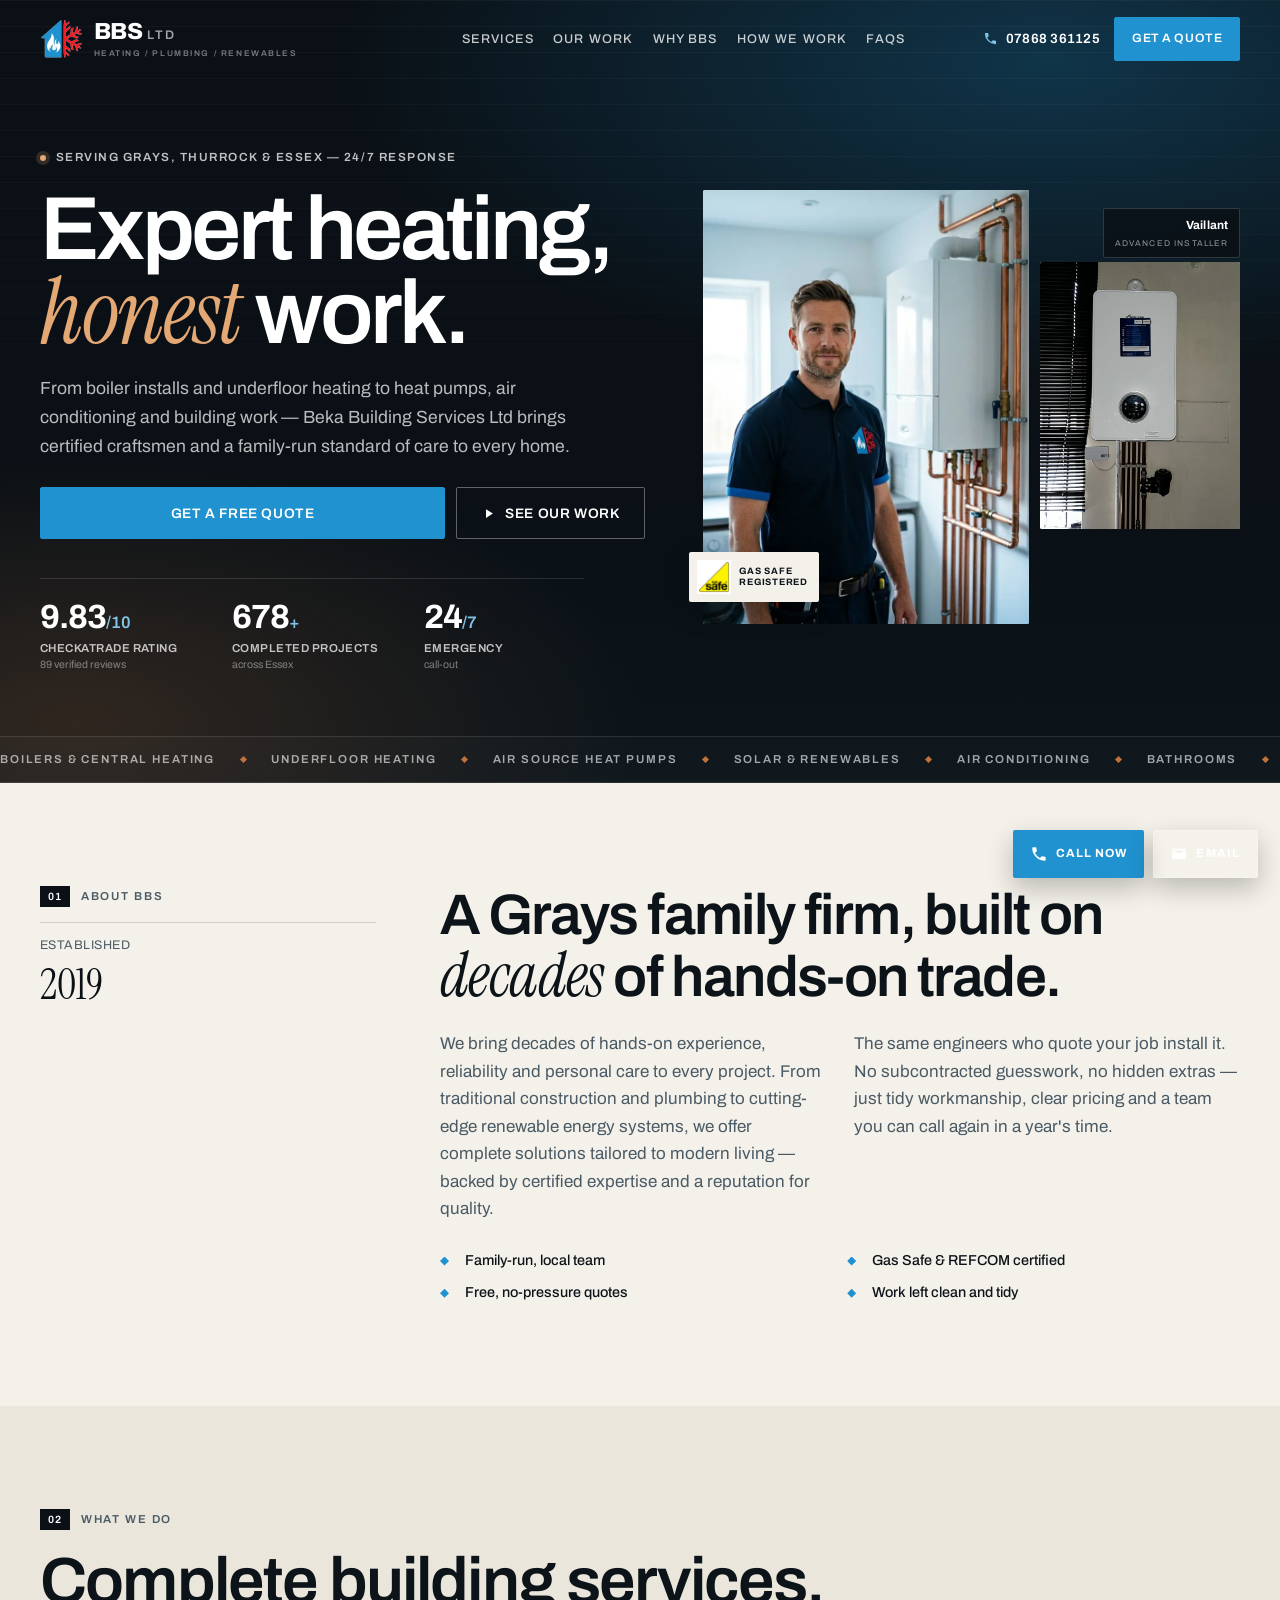
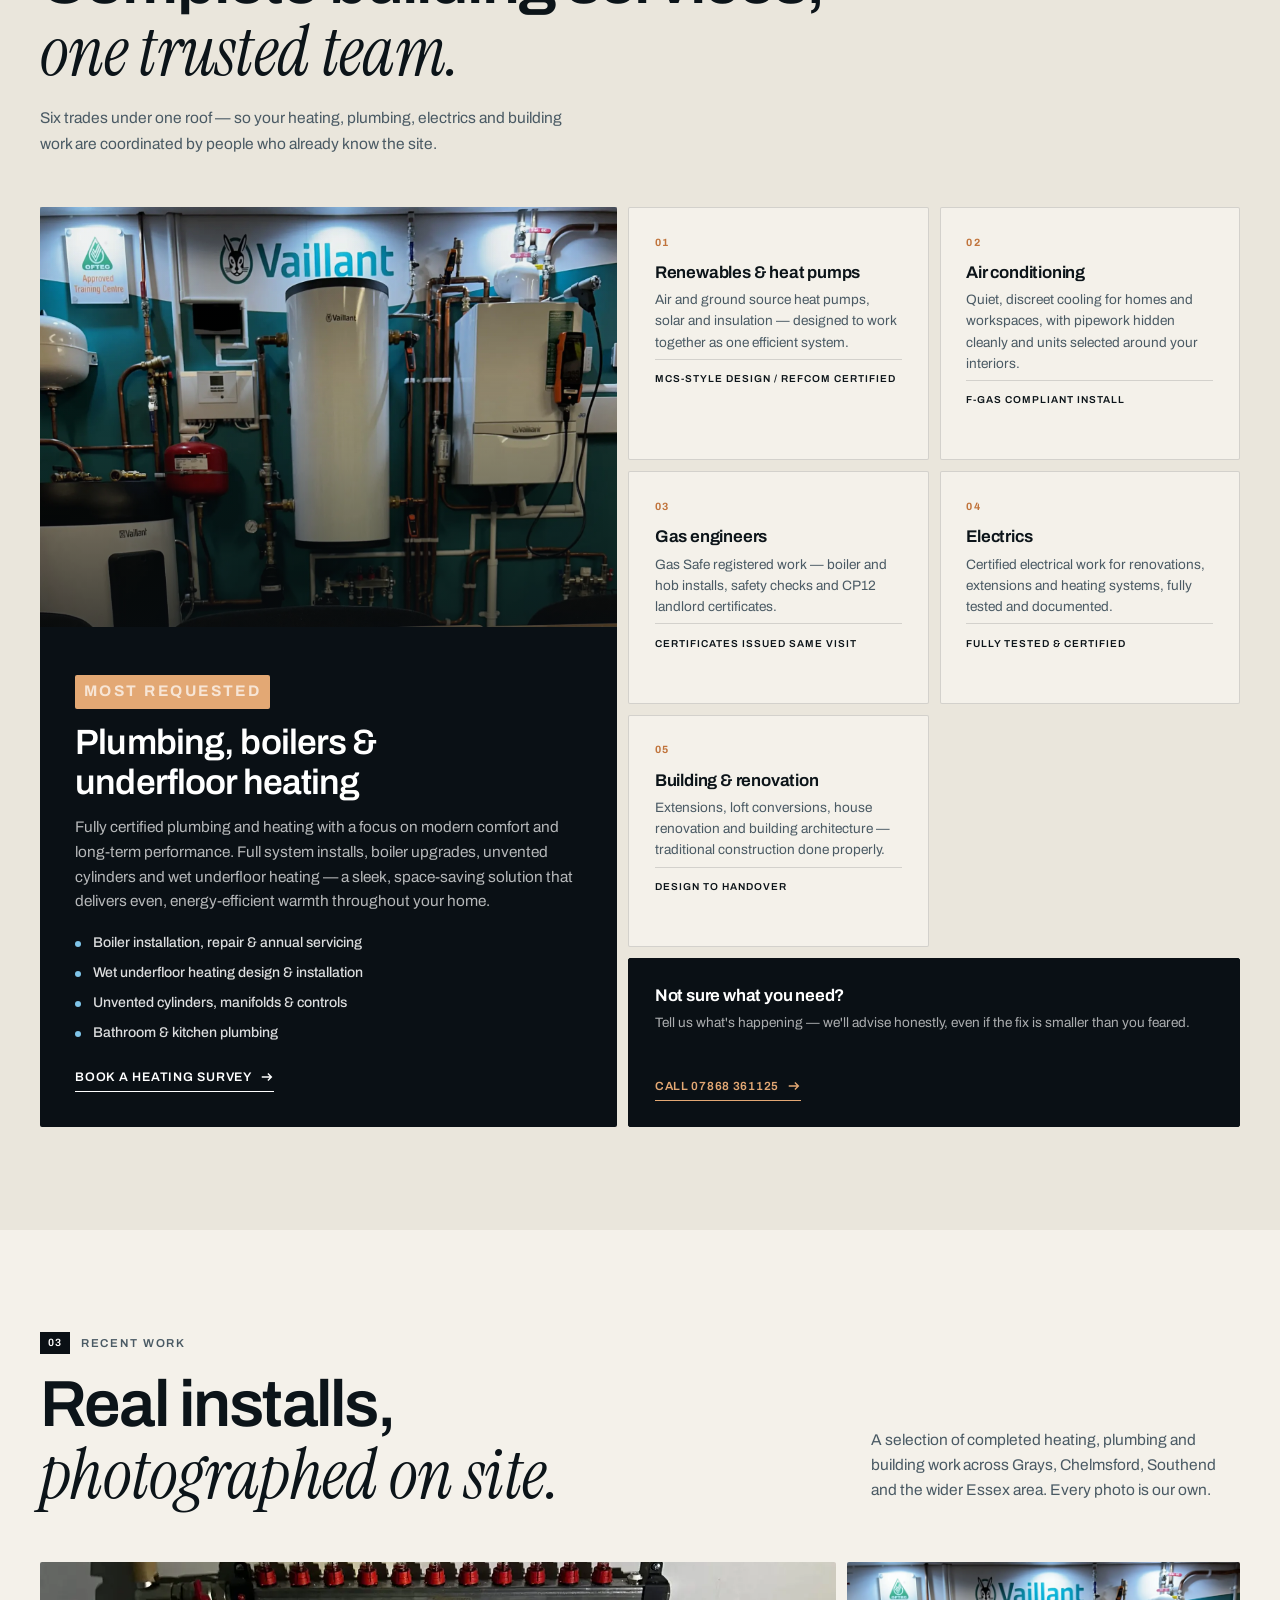
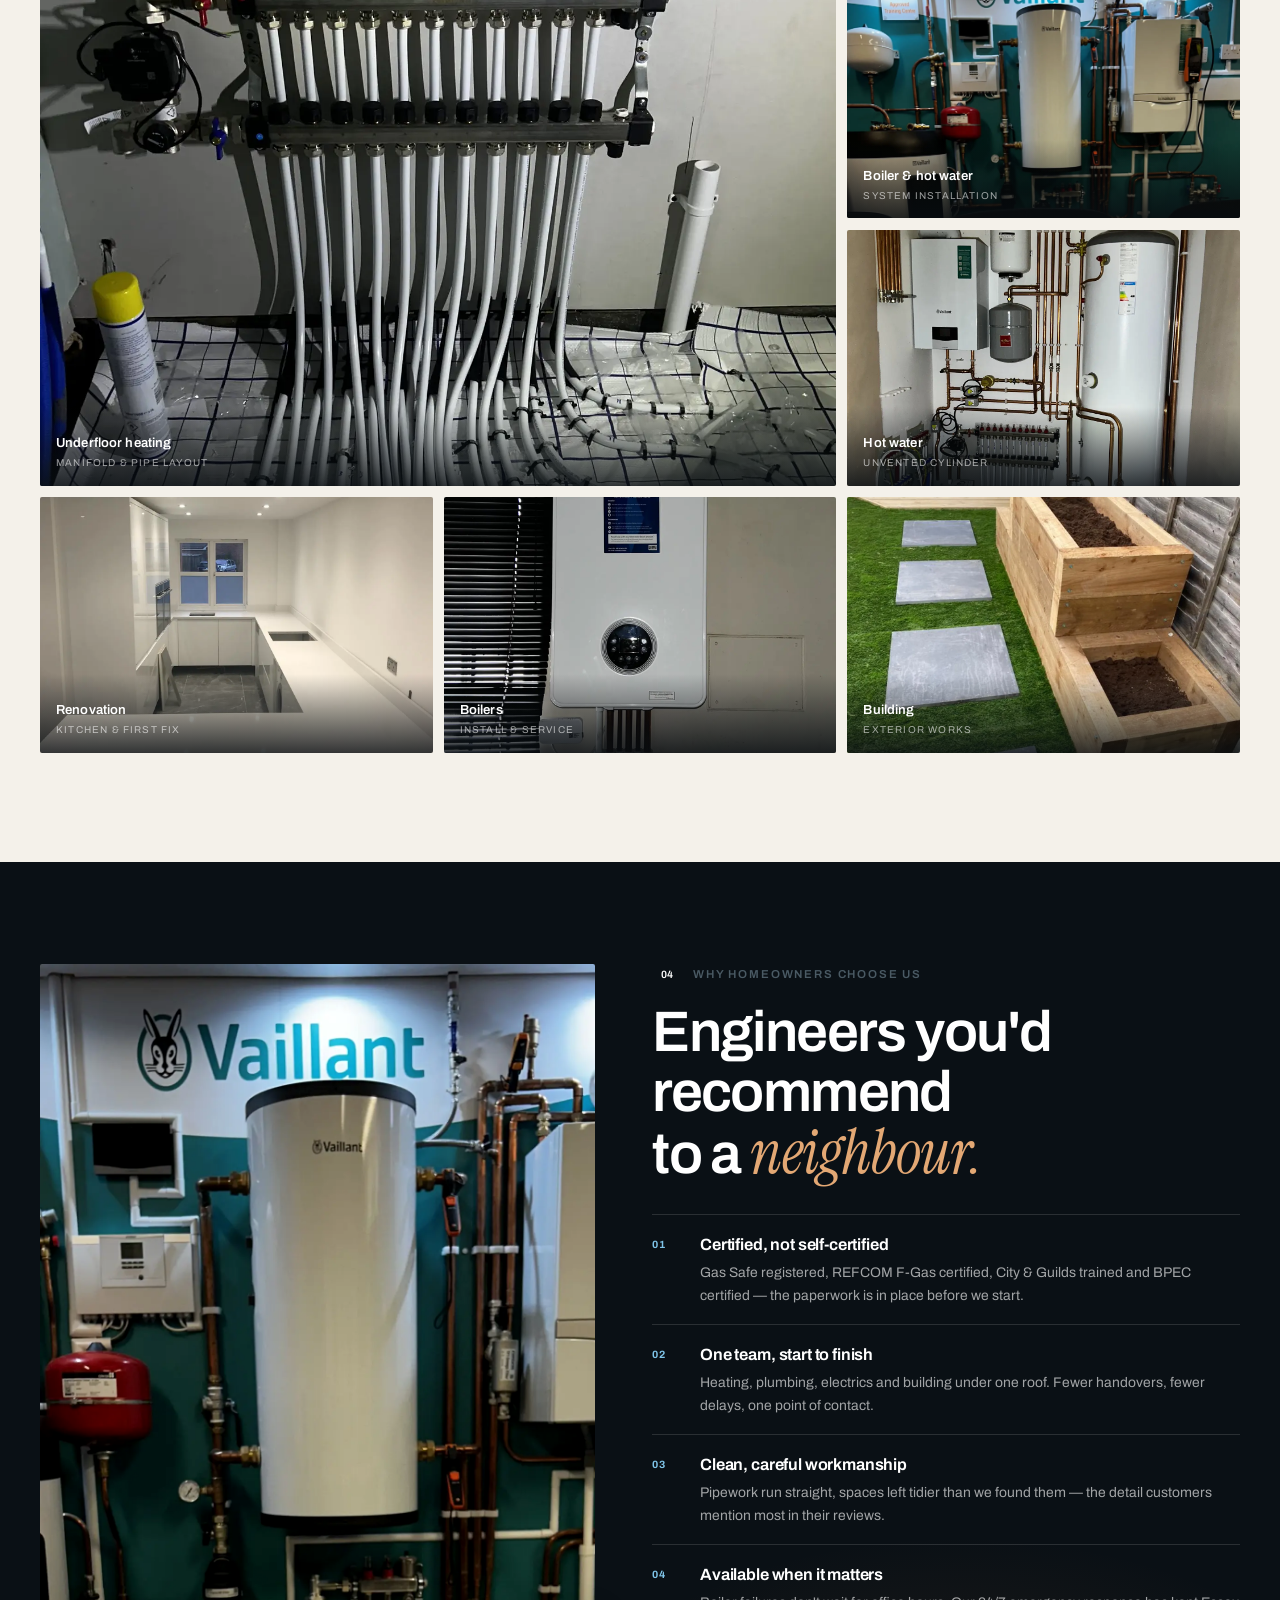
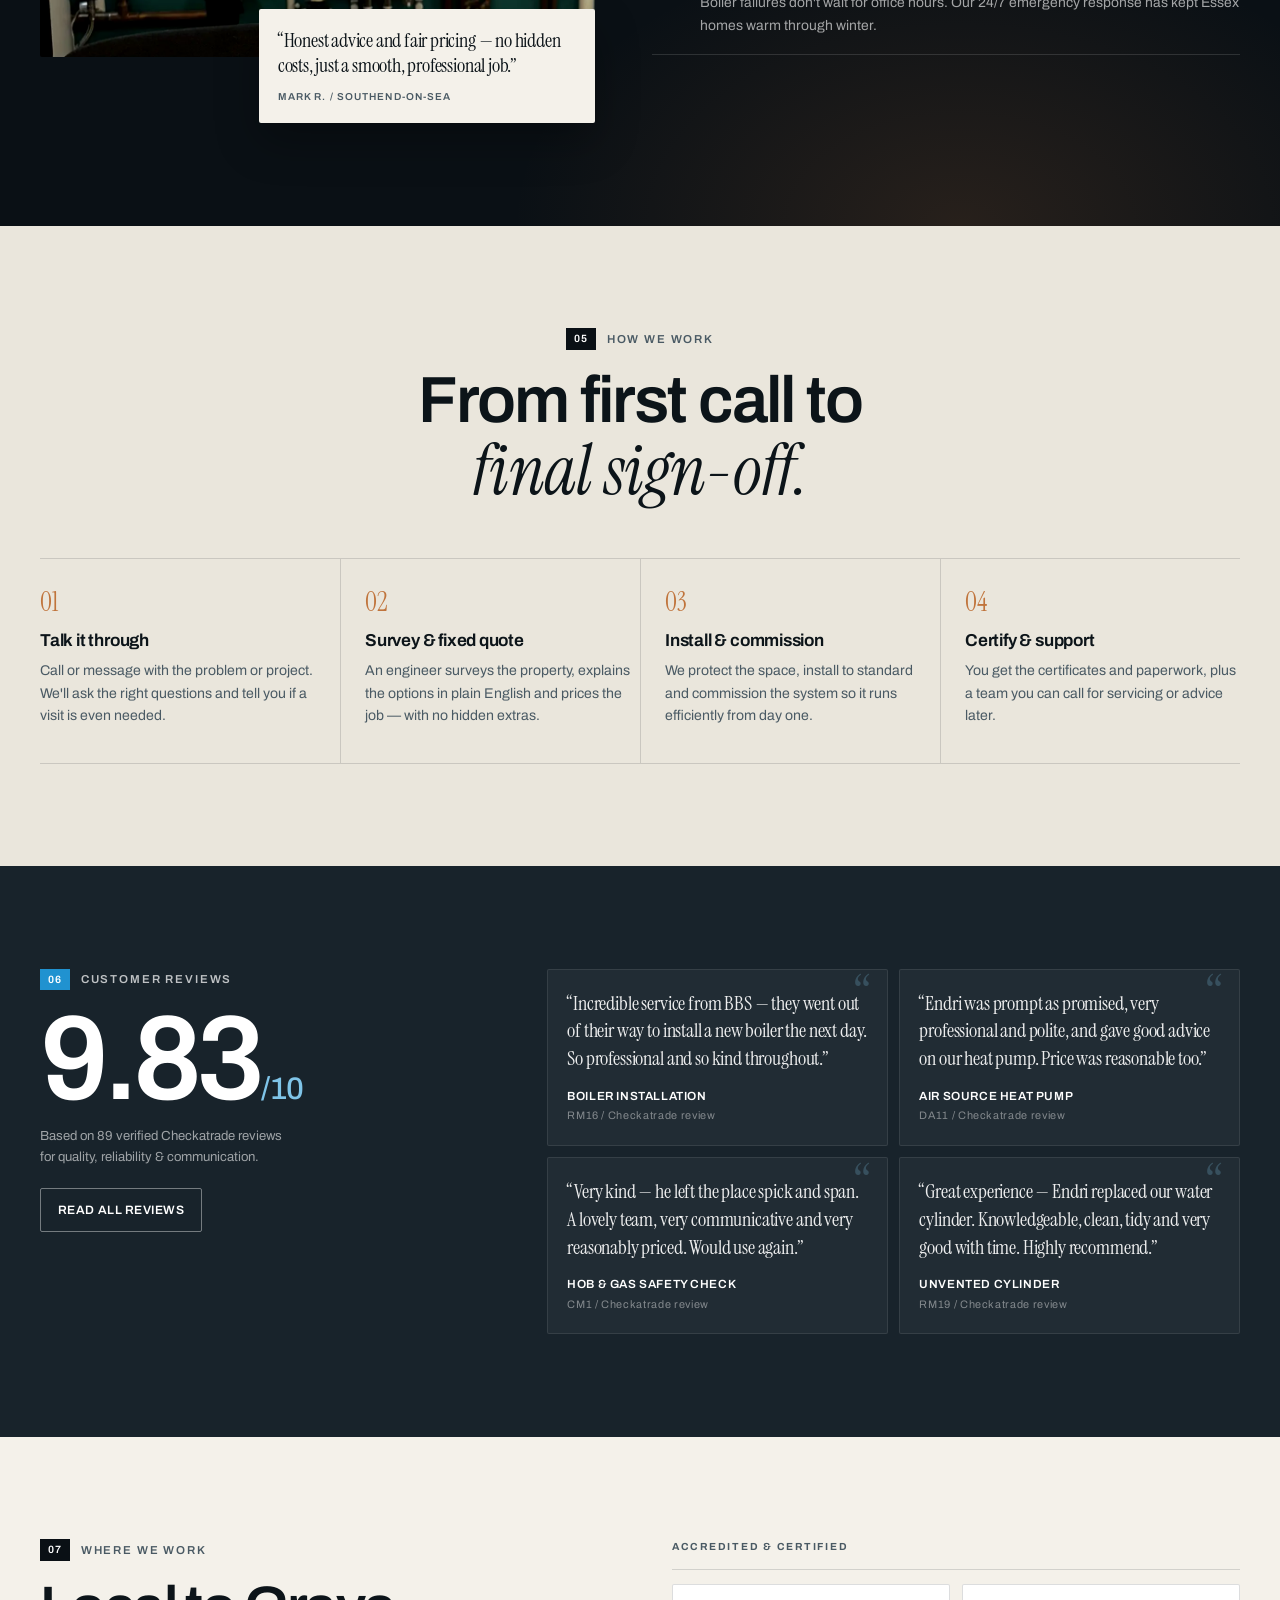
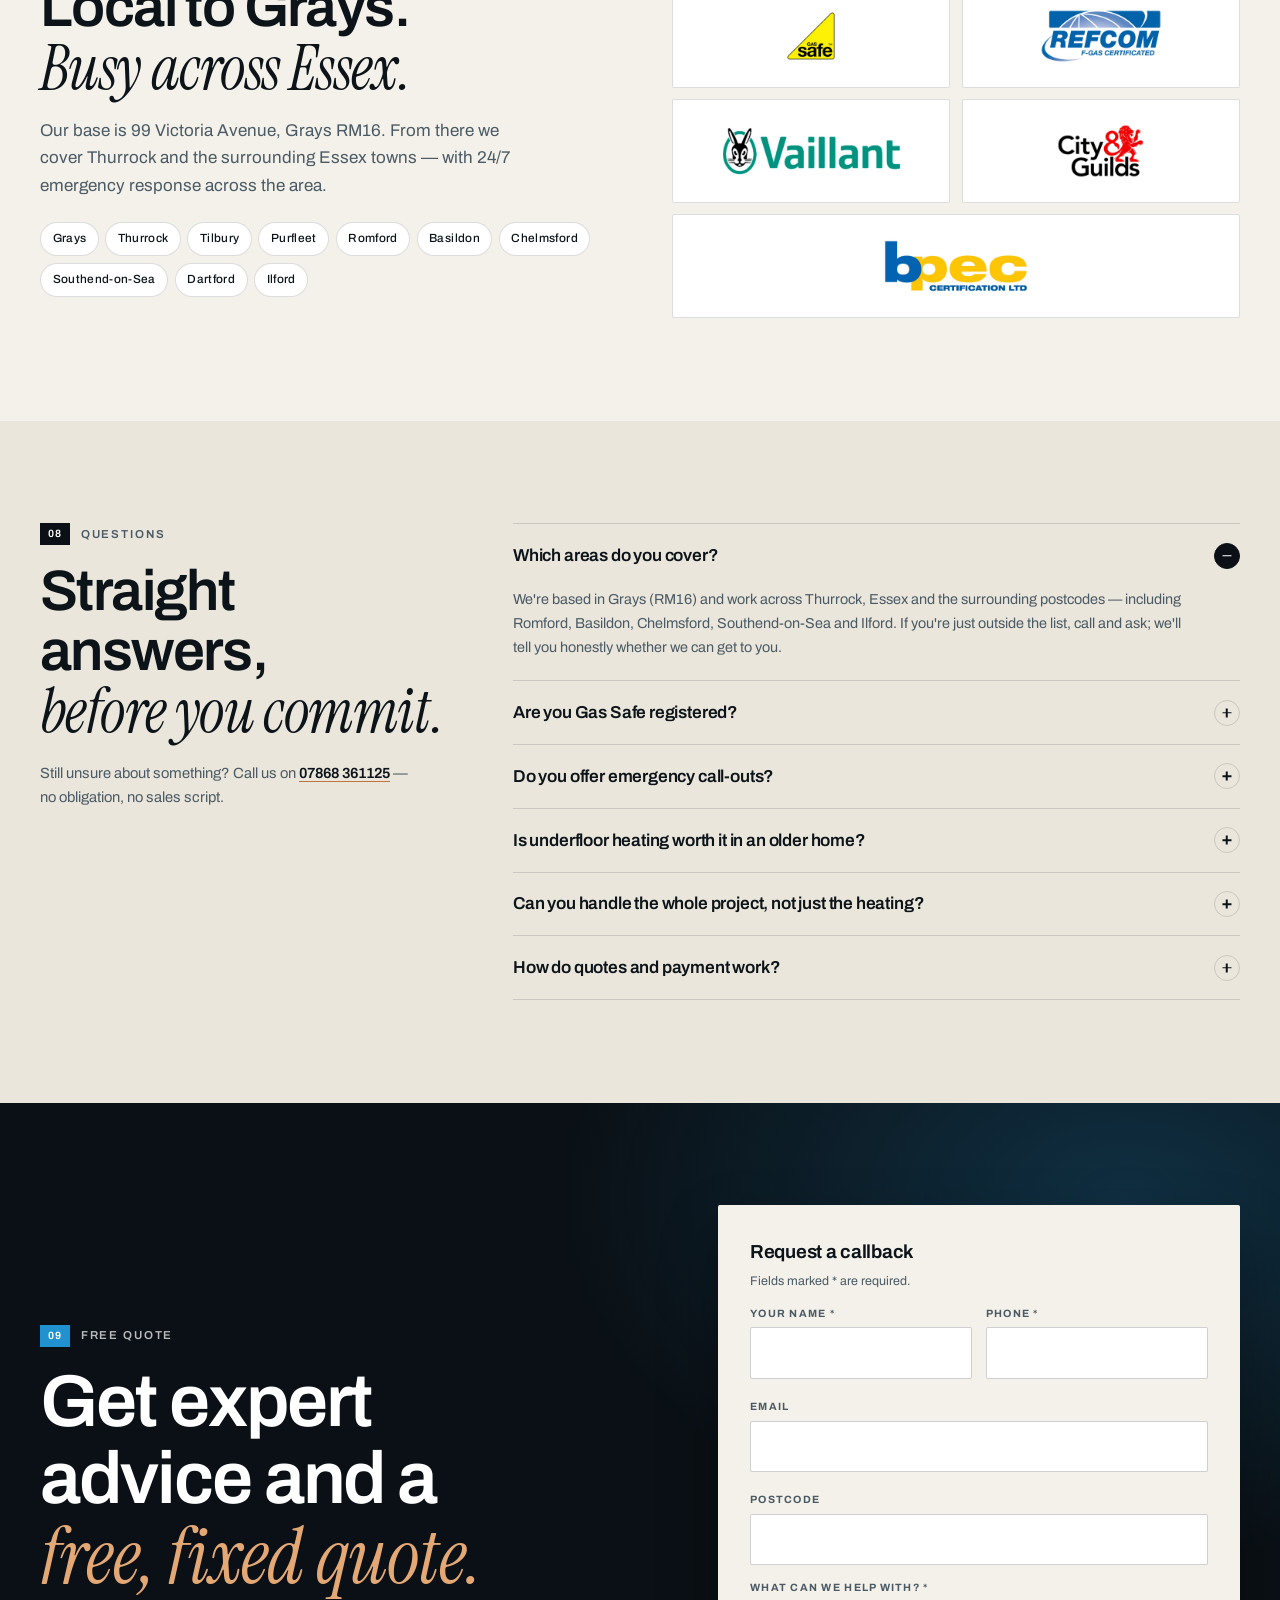
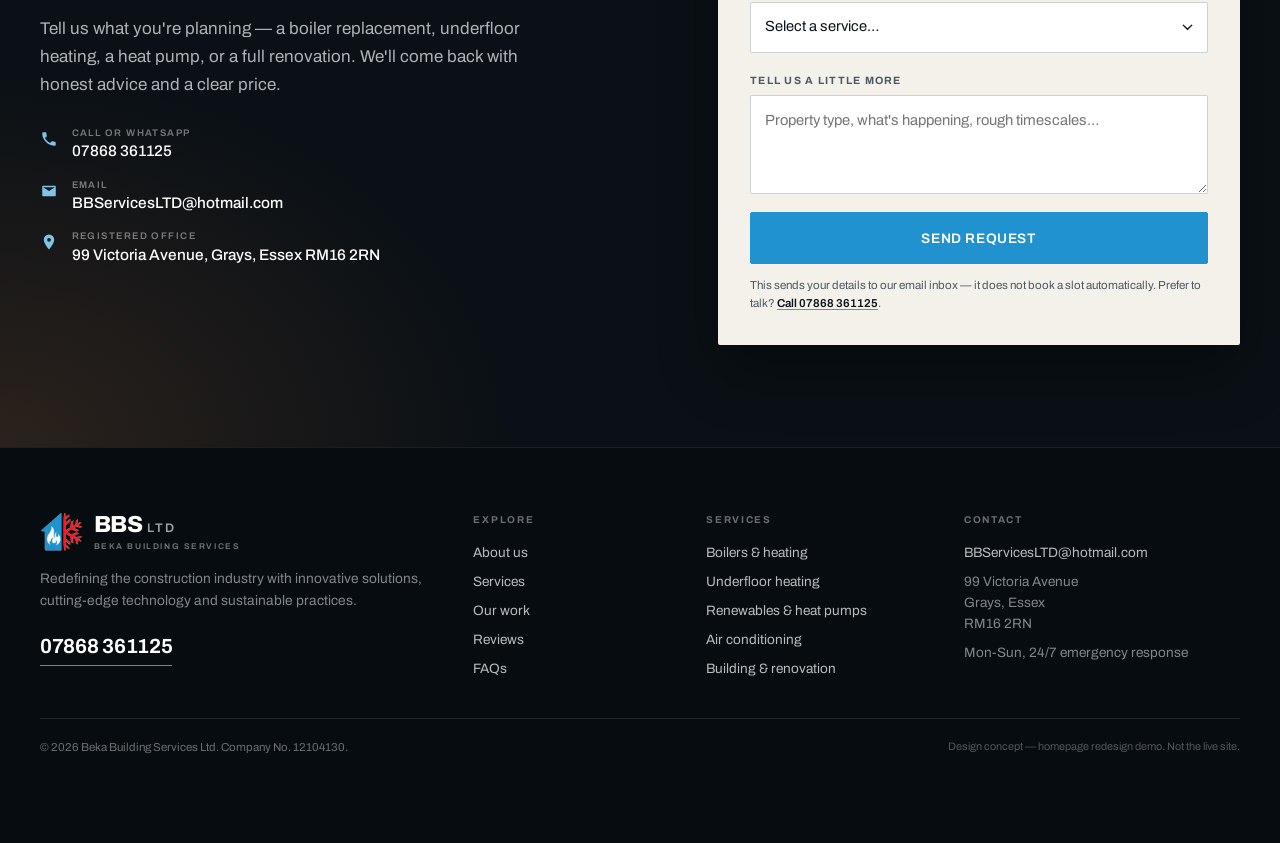
<file: index.html>
<!DOCTYPE html>
<html lang="en-GB">
<head>
<meta charset="utf-8">
<meta name="viewport" content="width=device-width, initial-scale=1">
<title>BBS Ltd — Plumbing, Heating &amp; Renewables in Grays, Essex</title>
<meta name="description" content="Beka Building Services Ltd (BBS) — Gas Safe plumbing, boiler and heating installation, underfloor heating, renewables, air conditioning and building work across Grays, Thurrock and Essex. Free quotes, 24/7 response.">
<meta name="theme-color" content="#0B1218">
<meta name="robots" content="noindex, nofollow">
<meta name="format-detection" content="telephone=no">

<!-- Open Graph -->
<meta property="og:type" content="website">
<meta property="og:title" content="BBS Ltd — Heating, Plumbing &amp; Renewables, Grays Essex">
<meta property="og:description" content="Gas Safe engineers, underfloor heating specialists and building contractors serving Grays, Thurrock and Essex.">
<meta property="og:image" content="assets/images/brand-engineer.jpg">
<meta property="og:locale" content="en_GB">

<link rel="icon" type="image/png" href="assets/logo/favicon.png">
<link rel="apple-touch-icon" href="assets/logo/favicon.png">

<link rel="preload" href="assets/fonts/archivo-var.woff2" as="font" type="font/woff2" crossorigin>
<link rel="preload" href="assets/fonts/instrument-serif.woff2" as="font" type="font/woff2" crossorigin>
<link rel="stylesheet" href="css/style.css">

<script type="application/ld+json">
{
  "@context": "https://schema.org",
  "@type": "HomeAndConstructionBusiness",
  "name": "Beka Building Services Ltd",
  "alternateName": "BBS Ltd",
  "description": "Plumbing, heating, renewables, air conditioning and building services in Grays, Thurrock and Essex.",
  "telephone": "+447868361125",
  "email": "BBServicesLTD@hotmail.com",
  "address": {
    "@type": "PostalAddress",
    "streetAddress": "99 Victoria Avenue",
    "addressLocality": "Grays",
    "addressRegion": "Essex",
    "postalCode": "RM16 2RN",
    "addressCountry": "GB"
  },
  "areaServed": ["Grays", "Thurrock", "Essex"],
  "openingHours": "Mo-Su 00:00-23:59",
  "aggregateRating": { "@type": "AggregateRating", "ratingValue": "9.83", "bestRating": "10", "reviewCount": "89" }
}
</script>
</head>
<body>
<a class="skip" href="#main">Skip to content</a>

<!-- ============ HEADER ============ -->
<header class="hdr" id="hdr">
  <div class="hdr__bar">
    <a class="brand" href="#top" aria-label="BBS Ltd — home">
      <img class="brand__crest" src="assets/logo/bbs-crest.webp" alt="BBS Ltd crest: blue house with flame and red snowflake" width="512" height="466">
      <span class="brand__word">
        <strong>BBS</strong><span>Ltd</span>
        <em>Heating / Plumbing / Renewables</em>
      </span>
    </a>

    <nav class="nav" id="nav" aria-label="Primary">
      <ul class="nav__list">
        <li><a href="#services">Services</a></li>
        <li><a href="#work">Our Work</a></li>
        <li><a href="#why">Why BBS</a></li>
        <li><a href="#process">How We Work</a></li>
        <li><a href="#faq">FAQs</a></li>
      </ul>
      <a class="nav__cta" href="tel:+447868361125">
        <svg viewBox="0 0 24 24" aria-hidden="true"><path d="M6.6 10.8a15.1 15.1 0 0 0 6.6 6.6l2.2-2.2a1 1 0 0 1 1-.24c1.1.36 2.3.56 3.5.56a1 1 0 0 1 1 1V20a1 1 0 0 1-1 1A17 17 0 0 1 3 4a1 1 0 0 1 1-1h3.5a1 1 0 0 1 1 1c0 1.2.2 2.4.56 3.5a1 1 0 0 1-.25 1z"/></svg>
        <span><small>24/7 emergency line</small>07868 361125</span>
      </a>
      <span class="nav__meta" aria-hidden="true">Grays / Thurrock / Essex</span>
    </nav>

    <div class="hdr__actions">
      <a class="hdr__phone" href="tel:+447868361125">
        <svg viewBox="0 0 24 24" aria-hidden="true"><path d="M6.6 10.8a15.1 15.1 0 0 0 6.6 6.6l2.2-2.2a1 1 0 0 1 1-.24c1.1.36 2.3.56 3.5.56a1 1 0 0 1 1 1V20a1 1 0 0 1-1 1A17 17 0 0 1 3 4a1 1 0 0 1 1-1h3.5a1 1 0 0 1 1 1c0 1.2.2 2.4.56 3.5a1 1 0 0 1-.25 1z"/></svg>
        <span>07868 361125</span>
      </a>
      <a class="btn btn--sm btn--fill" href="#quote">Get a quote</a>
      <button class="burger" id="burger" aria-label="Open menu" aria-expanded="false" aria-controls="nav">
        <span></span><span></span>
      </button>
    </div>
  </div>
</header>

<main id="main">

  <!-- ============ HERO ============ -->
  <section class="hero" id="top">
    <div class="hero__bg" aria-hidden="true"></div>
    <div class="wrap hero__grid">
      <div class="hero__copy">
        <p class="eyebrow"><span class="dot"></span>Serving Grays, Thurrock &amp; Essex — 24/7 response</p>
        <h1 class="hero__title">
          Expert heating,
          <span class="hero__title-em">honest</span> work.
        </h1>
        <p class="hero__lede">
          From boiler installs and underfloor heating to heat pumps, air conditioning and building work —
          Beka Building Services Ltd brings certified craftsmen and a family-run standard of care to every home.
        </p>
        <div class="hero__cta">
          <a class="btn btn--fill" href="#quote">Get a free quote</a>
          <a class="btn btn--ghost" href="#work">
            <svg viewBox="0 0 24 24" aria-hidden="true"><path d="M8 5v14l11-7z"/></svg>
            See our work
          </a>
        </div>
        <dl class="hero__proof">
          <div><dt>9.83<small>/10</small></dt><dd>Checkatrade rating<br><span>89 verified reviews</span></dd></div>
          <div><dt>678<small>+</small></dt><dd>Completed projects<br><span>across Essex</span></dd></div>
          <div><dt>24<small>/7</small></dt><dd>Emergency<br><span>call-out</span></dd></div>
        </dl>
      </div>

      <div class="hero__media">
        <figure class="hero__main">
          <picture><source srcset="assets/images/brand-engineer.webp" type="image/webp"><img src="assets/images/brand-engineer.jpg" alt="BBS heating engineer in a navy polo bearing the BBS crest, beside a newly installed boiler" width="896" height="1200" fetchpriority="high"></picture>
        </figure>
        <figure class="hero__sec">
          <picture><source srcset="assets/images/hero-boiler-uk.webp" type="image/webp"><img src="assets/images/hero-boiler-uk.jpg" alt="Vaillant boiler installed by BBS with neat copper pipework in a UK home" width="1600" height="2000" loading="lazy"></picture>
        </figure>
        <div class="hero__badge">
          <img src="assets/images/certs/gassafe.png" alt="Gas Safe registered" width="140" height="140" loading="lazy">
          <span>Gas Safe<br>registered</span>
        </div>
        <div class="hero__note">
          <strong>Vaillant</strong>
          <span>Advanced installer</span>
        </div>
      </div>
    </div>
    <div class="hero__ticker" aria-hidden="true">
      <div class="ticker">
        <span>Boilers &amp; Central Heating</span><i></i><span>Underfloor Heating</span><i></i><span>Air Source Heat Pumps</span><i></i><span>Solar &amp; Renewables</span><i></i><span>Air Conditioning</span><i></i><span>Bathrooms</span><i></i><span>Extensions &amp; Loft Conversions</span><i></i>
        <span>Boilers &amp; Central Heating</span><i></i><span>Underfloor Heating</span><i></i><span>Air Source Heat Pumps</span><i></i><span>Solar &amp; Renewables</span><i></i><span>Air Conditioning</span><i></i><span>Bathrooms</span><i></i><span>Extensions &amp; Loft Conversions</span><i></i>
      </div>
    </div>
  </section>

  <!-- ============ INTRO / ABOUT ============ -->
  <section class="intro section" id="about">
    <div class="wrap intro__grid">
      <div class="intro__aside">
        <p class="kicker"><span>01</span> About BBS</p>
        <div class="intro__rule" aria-hidden="true"></div>
        <p class="intro__since">Established<br><strong>2019</strong></p>
      </div>

      <div class="intro__body">
        <h2 class="display">
          A Grays family firm, built on
          <em>decades</em> of hands-on trade.
        </h2>
        <div class="intro__cols">
          <p>
            We bring decades of hands-on experience, reliability and personal care to every project.
            From traditional construction and plumbing to cutting-edge renewable energy systems, we offer
            complete solutions tailored to modern living — backed by certified expertise and a reputation
            for quality.
          </p>
          <p>
            The same engineers who quote your job install it. No subcontracted guesswork, no hidden extras —
            just tidy workmanship, clear pricing and a team you can call again in a year's time.
          </p>
        </div>
        <ul class="intro__ticks">
          <li>Family-run, local team</li>
          <li>Gas Safe &amp; REFCOM certified</li>
          <li>Free, no-pressure quotes</li>
          <li>Work left clean and tidy</li>
        </ul>
      </div>
    </div>
  </section>

  <!-- ============ SERVICES ============ -->
  <section class="services section" id="services">
    <div class="wrap">
      <header class="sec-head">
        <p class="kicker"><span>02</span> What we do</p>
        <h2 class="display display--lg">Complete building services,<br><em>one trusted team.</em></h2>
        <p class="sec-head__note">Six trades under one roof — so your heating, plumbing, electrics and building work are coordinated by people who already know the site.</p>
      </header>

      <div class="svc">
        <article class="svc__lead">
          <div class="svc__lead-media">
            <picture><source srcset="assets/images/project-showroom.webp" type="image/webp"><img src="assets/images/project-showroom.jpg" alt="Vaillant boiler, unvented cylinder and copper pipework at the BBS showroom" width="1800" height="1200" loading="lazy"></picture>
          </div>
          <div class="svc__lead-body">
            <p class="svc__tag">Most requested</p>
            <h3>Plumbing, boilers &amp; underfloor heating</h3>
            <p>
              Fully certified plumbing and heating with a focus on modern comfort and long-term performance.
              Full system installs, boiler upgrades, unvented cylinders and wet underfloor heating — a sleek,
              space-saving solution that delivers even, energy-efficient warmth throughout your home.
            </p>
            <ul class="svc__list">
              <li>Boiler installation, repair &amp; annual servicing</li>
              <li>Wet underfloor heating design &amp; installation</li>
              <li>Unvented cylinders, manifolds &amp; controls</li>
              <li>Bathroom &amp; kitchen plumbing</li>
            </ul>
            <a class="link-arrow" href="#quote">Book a heating survey <svg class="arw" viewBox="0 0 16 16" aria-hidden="true"><path d="M2 8h11M9 4l4 4-4 4" fill="none" stroke="currentColor" stroke-width="1.6"/></svg></a>
          </div>
        </article>

        <div class="svc__stack">
          <article class="svc__card">
            <span class="svc__num">01</span>
            <h3>Renewables &amp; heat pumps</h3>
            <p>Air and ground source heat pumps, solar and insulation — designed to work together as one efficient system.</p>
            <p class="svc__meta">MCS-style design / REFCOM certified</p>
          </article>
          <article class="svc__card">
            <span class="svc__num">02</span>
            <h3>Air conditioning</h3>
            <p>Quiet, discreet cooling for homes and workspaces, with pipework hidden cleanly and units selected around your interiors.</p>
            <p class="svc__meta">F-Gas compliant install</p>
          </article>
          <article class="svc__card">
            <span class="svc__num">03</span>
            <h3>Gas engineers</h3>
            <p>Gas Safe registered work — boiler and hob installs, safety checks and CP12 landlord certificates.</p>
            <p class="svc__meta">Certificates issued same visit</p>
          </article>
          <article class="svc__card">
            <span class="svc__num">04</span>
            <h3>Electrics</h3>
            <p>Certified electrical work for renovations, extensions and heating systems, fully tested and documented.</p>
            <p class="svc__meta">Fully tested &amp; certified</p>
          </article>
          <article class="svc__card">
            <span class="svc__num">05</span>
            <h3>Building &amp; renovation</h3>
            <p>Extensions, loft conversions, house renovation and building architecture — traditional construction done properly.</p>
            <p class="svc__meta">Design to handover</p>
          </article>
          <article class="svc__card svc__card--cta">
            <h3>Not sure what you need?</h3>
            <p>Tell us what's happening — we'll advise honestly, even if the fix is smaller than you feared.</p>
            <a class="link-arrow" href="tel:+447868361125">Call 07868 361125 <svg class="arw" viewBox="0 0 16 16" aria-hidden="true"><path d="M2 8h11M9 4l4 4-4 4" fill="none" stroke="currentColor" stroke-width="1.6"/></svg></a>
          </article>
        </div>
      </div>
    </div>
  </section>

  <!-- ============ FEATURED WORK ============ -->
  <section class="work section" id="work">
    <div class="wrap">
      <header class="sec-head sec-head--split">
        <div>
          <p class="kicker"><span>03</span> Recent work</p>
          <h2 class="display display--lg">Real installs,<br><em>photographed on site.</em></h2>
        </div>
        <p class="sec-head__note">A selection of completed heating, plumbing and building work across Grays, Chelmsford, Southend and the wider Essex area. Every photo is our own.</p>
      </header>
    </div>

    <div class="work__rail">
      <figure class="work__item work__item--lead">
        <picture><source srcset="assets/images/project-manifold.webp" type="image/webp"><img src="assets/images/project-manifold.jpg" alt="Underfloor heating manifold with pipework run across a tiled floor" width="1400" height="1900" loading="lazy"></picture>
        <figcaption><span>Underfloor heating</span><small>Manifold &amp; pipe layout</small></figcaption>
      </figure>
      <figure class="work__item">
        <picture><source srcset="assets/images/project-showroom.webp" type="image/webp"><img src="assets/images/project-showroom.jpg" alt="Vaillant boiler and unvented cylinder installation with copper pipework" width="1800" height="1200" loading="lazy"></picture>
        <figcaption><span>Boiler &amp; hot water</span><small>System installation</small></figcaption>
      </figure>
      <figure class="work__item work__item--tall">
        <picture><source srcset="assets/images/project-cylinder.webp" type="image/webp"><img src="assets/images/project-cylinder.jpg" alt="Unvented hot water cylinder, boiler and heating controls installed in a plant cupboard" width="1400" height="1400" loading="lazy"></picture>
        <figcaption><span>Hot water</span><small>Unvented cylinder</small></figcaption>
      </figure>
      <figure class="work__item">
        <picture><source srcset="assets/images/project-kitchen.webp" type="image/webp"><img src="assets/images/project-kitchen.jpg" alt="Completed kitchen renovation with new worktops, units and lighting" width="1200" height="900" loading="lazy"></picture>
        <figcaption><span>Renovation</span><small>Kitchen &amp; first fix</small></figcaption>
      </figure>
      <figure class="work__item">
        <picture><source srcset="assets/images/project-boiler-service.webp" type="image/webp"><img src="assets/images/project-boiler-service.jpg" alt="Wall-hung boiler installation with condensate pipework" width="1200" height="900" loading="lazy"></picture>
        <figcaption><span>Boilers</span><small>Install &amp; service</small></figcaption>
      </figure>
      <figure class="work__item">
        <picture><source srcset="assets/images/project-exterior.webp" type="image/webp"><img src="assets/images/project-exterior.jpg" alt="Timber planters and paving laid as part of exterior building works" width="1200" height="900" loading="lazy"></picture>
        <figcaption><span>Building</span><small>Exterior works</small></figcaption>
      </figure>
      <figure class="work__item">
        <picture><source srcset="assets/images/project-showroom-tall.webp" type="image/webp"><img src="assets/images/project-showroom-tall.jpg" alt="Heating system controls, expansion vessel and copper pipework at the BBS showroom" width="1200" height="1500" loading="lazy"></picture>
        <figcaption><span>Heating</span><small>Controls &amp; system upgrade</small></figcaption>
      </figure>
    </div>
    </div>
    <p class="work__scroll-hint" aria-hidden="true">Drag or scroll to explore</p>
  </section>

  <!-- ============ WHY ============ -->
  <section class="why section" id="why">
    <div class="wrap why__grid">
      <div class="why__media">
        <picture><source srcset="assets/images/project-showroom-tall.webp" type="image/webp"><img src="assets/images/project-showroom-tall.jpg" alt="BBS showroom heating rig with Vaillant boiler and controls" width="1200" height="1500" loading="lazy"></picture>
        <div class="why__quote">
          <blockquote>“Honest advice and fair pricing — no hidden costs, just a smooth, professional job.”</blockquote>
          <cite>Mark R. / Southend-on-Sea</cite>
        </div>
      </div>

      <div class="why__body">
        <p class="kicker"><span>04</span> Why homeowners choose us</p>
        <h2 class="display">Engineers you'd recommend to a <em>neighbour.</em></h2>
        <ol class="why__list">
          <li>
            <span class="why__n">01</span>
            <div><h3>Certified, not self-certified</h3><p>Gas Safe registered, REFCOM F-Gas certified, City &amp; Guilds trained and BPEC certified — the paperwork is in place before we start.</p></div>
          </li>
          <li>
            <span class="why__n">02</span>
            <div><h3>One team, start to finish</h3><p>Heating, plumbing, electrics and building under one roof. Fewer handovers, fewer delays, one point of contact.</p></div>
          </li>
          <li>
            <span class="why__n">03</span>
            <div><h3>Clean, careful workmanship</h3><p>Pipework run straight, spaces left tidier than we found them — the detail customers mention most in their reviews.</p></div>
          </li>
          <li>
            <span class="why__n">04</span>
            <div><h3>Available when it matters</h3><p>Boiler failures don't wait for office hours. Our 24/7 emergency response has kept Essex homes warm through winter.</p></div>
          </li>
        </ol>
      </div>
    </div>
  </section>

  <!-- ============ PROCESS ============ -->
  <section class="process section" id="process">
    <div class="wrap">
      <header class="sec-head sec-head--center">
        <p class="kicker"><span>05</span> How we work</p>
        <h2 class="display display--lg">From first call to<br><em>final sign-off.</em></h2>
      </header>
      <ol class="steps">
        <li class="steps__item">
          <span class="steps__n">01</span>
          <h3>Talk it through</h3>
          <p>Call or message with the problem or project. We'll ask the right questions and tell you if a visit is even needed.</p>
        </li>
        <li class="steps__item">
          <span class="steps__n">02</span>
          <h3>Survey &amp; fixed quote</h3>
          <p>An engineer surveys the property, explains the options in plain English and prices the job — with no hidden extras.</p>
        </li>
        <li class="steps__item">
          <span class="steps__n">03</span>
          <h3>Install &amp; commission</h3>
          <p>We protect the space, install to standard and commission the system so it runs efficiently from day one.</p>
        </li>
        <li class="steps__item">
          <span class="steps__n">04</span>
          <h3>Certify &amp; support</h3>
          <p>You get the certificates and paperwork, plus a team you can call for servicing or advice later.</p>
        </li>
      </ol>
    </div>
  </section>

  <!-- ============ REVIEWS ============ -->
  <section class="reviews section" id="reviews">
    <div class="wrap reviews__grid">
      <div class="reviews__score">
        <p class="kicker kicker--light"><span>06</span> Customer reviews</p>
        <p class="reviews__big">9.83<small>/10</small></p>
        <p class="reviews__meta">Based on 89 verified Checkatrade reviews<br>for quality, reliability &amp; communication.</p>
        <a class="btn btn--outline-light btn--sm" href="https://www.checkatrade.com/trades/bekabuildingservicesltd" target="_blank" rel="noopener">Read all reviews</a>
      </div>

      <div class="reviews__list">
        <figure class="review">
          <blockquote>“Incredible service from BBS — they went out of their way to install a new boiler the next day. So professional and so kind throughout.”</blockquote>
          <figcaption><strong>Boiler installation</strong><span>RM16 / Checkatrade review</span></figcaption>
        </figure>
        <figure class="review">
          <blockquote>“Endri was prompt as promised, very professional and polite, and gave good advice on our heat pump. Price was reasonable too.”</blockquote>
          <figcaption><strong>Air source heat pump</strong><span>DA11 / Checkatrade review</span></figcaption>
        </figure>
        <figure class="review">
          <blockquote>“Very kind — he left the place spick and span. A lovely team, very communicative and very reasonably priced. Would use again.”</blockquote>
          <figcaption><strong>Hob &amp; gas safety check</strong><span>CM1 / Checkatrade review</span></figcaption>
        </figure>
        <figure class="review">
          <blockquote>“Great experience — Endri replaced our water cylinder. Knowledgeable, clean, tidy and very good with time. Highly recommend.”</blockquote>
          <figcaption><strong>Unvented cylinder</strong><span>RM19 / Checkatrade review</span></figcaption>
        </figure>
      </div>
    </div>
  </section>

  <!-- ============ AREAS + CERTS ============ -->
  <section class="areas section" id="areas">
    <div class="wrap areas__grid">
      <div>
        <p class="kicker"><span>07</span> Where we work</p>
        <h2 class="display">Local to Grays.<br><em>Busy across Essex.</em></h2>
        <p class="areas__text">Our base is 99 Victoria Avenue, Grays RM16. From there we cover Thurrock and the surrounding Essex towns — with 24/7 emergency response across the area.</p>
        <ul class="areas__chips">
          <li>Grays</li><li>Thurrock</li><li>Tilbury</li><li>Purfleet</li><li>Romford</li><li>Basildon</li><li>Chelmsford</li><li>Southend-on-Sea</li><li>Dartford</li><li>Ilford</li>
        </ul>
      </div>
      <div class="areas__certs">
        <p class="areas__certs-label">Accredited &amp; certified</p>
        <ul class="certs">
          <li><img src="assets/images/certs/gassafe.png" alt="Gas Safe registered" width="140" height="140" loading="lazy"></li>
          <li><img src="assets/images/certs/refcom.png" alt="REFCOM F-Gas certified" width="316" height="140" loading="lazy"></li>
          <li><img src="assets/images/certs/vaillant.png" alt="Vaillant approved installer" width="480" height="140" loading="lazy"></li>
          <li><img src="assets/images/certs/cityguilds.png" alt="City &amp; Guilds qualified" width="227" height="140" loading="lazy"></li>
          <li><img src="assets/images/certs/bpec.png" alt="BPEC certification" width="377" height="140" loading="lazy"></li>
        </ul>
      </div>
    </div>
  </section>

  <!-- ============ FAQ ============ -->
  <section class="faq section" id="faq">
    <div class="wrap faq__grid">
      <header class="faq__head">
        <p class="kicker"><span>08</span> Questions</p>
        <h2 class="display">Straight answers,<br><em>before you commit.</em></h2>
        <p class="faq__help">Still unsure about something? Call us on <a href="tel:+447868361125">07868 361125</a> — no obligation, no sales script.</p>
      </header>

      <div class="acc" id="acc">
        <div class="acc__item">
          <h3><button class="acc__btn" aria-expanded="true" aria-controls="a1" id="b1"><span>Which areas do you cover?</span><i aria-hidden="true"></i></button></h3>
          <div class="acc__panel" id="a1" role="region" aria-labelledby="b1">
            <p>We're based in Grays (RM16) and work across Thurrock, Essex and the surrounding postcodes — including Romford, Basildon, Chelmsford, Southend-on-Sea and Ilford. If you're just outside the list, call and ask; we'll tell you honestly whether we can get to you.</p>
          </div>
        </div>
        <div class="acc__item">
          <h3><button class="acc__btn" aria-expanded="false" aria-controls="a2" id="b2"><span>Are you Gas Safe registered?</span><i aria-hidden="true"></i></button></h3>
          <div class="acc__panel" id="a2" role="region" aria-labelledby="b2" hidden>
            <p>Yes. All gas work is carried out by Gas Safe registered engineers, and we're also REFCOM F-Gas certified for air conditioning and heat pumps, BPEC certified and City &amp; Guilds trained. Certificates are issued for the work we complete.</p>
          </div>
        </div>
        <div class="acc__item">
          <h3><button class="acc__btn" aria-expanded="false" aria-controls="a3" id="b3"><span>Do you offer emergency call-outs?</span><i aria-hidden="true"></i></button></h3>
          <div class="acc__panel" id="a3" role="region" aria-labelledby="b3" hidden>
            <p>We run a 24/7 response service for plumbing, heating and boiler emergencies. For an urgent job, calling is always fastest — <a href="tel:+447868361125">07868 361125</a>.</p>
          </div>
        </div>
        <div class="acc__item">
          <h3><button class="acc__btn" aria-expanded="false" aria-controls="a4" id="b4"><span>Is underfloor heating worth it in an older home?</span><i aria-hidden="true"></i></button></h3>
          <div class="acc__panel" id="a4" role="region" aria-labelledby="b4" hidden>
            <p>Often, yes — wet underfloor heating can be fitted over insulated suspended floors or in new extensions and renovations, and it runs efficiently at lower flow temperatures. It's also the natural partner for a heat pump. We'll survey your floor build-up and tell you what's realistic before you spend anything.</p>
          </div>
        </div>
        <div class="acc__item">
          <h3><button class="acc__btn" aria-expanded="false" aria-controls="a5" id="b5"><span>Can you handle the whole project, not just the heating?</span><i aria-hidden="true"></i></button></h3>
          <div class="acc__panel" id="a5" role="region" aria-labelledby="b5" hidden>
            <p>Yes. We cover building, extensions, loft conversions, plumbing, heating, electrics and air conditioning — so a renovation can run as one coordinated job rather than a chain of separate trades.</p>
          </div>
        </div>
        <div class="acc__item">
          <h3><button class="acc__btn" aria-expanded="false" aria-controls="a6" id="b6"><span>How do quotes and payment work?</span><i aria-hidden="true"></i></button></h3>
          <div class="acc__panel" id="a6" role="region" aria-labelledby="b6" hidden>
            <p>Quotes are free and itemised, so you can see what each part of the job costs. Larger projects are staged into agreed payments as work progresses. We'll always explain the figures before you commit.</p>
          </div>
        </div>
      </div>
    </div>
  </section>

  <!-- ============ QUOTE / CTA ============ -->
  <section class="cta section" id="quote">
    <div class="wrap cta__grid">
      <div class="cta__copy">
        <p class="kicker kicker--light"><span>09</span> Free quote</p>
        <h2 class="display display--xl">Get expert advice and a<br><em>free, fixed quote.</em></h2>
        <p class="cta__text">Tell us what you're planning — a boiler replacement, underfloor heating, a heat pump, or a full renovation. We'll come back with honest advice and a clear price.</p>

        <ul class="cta__facts">
          <li>
            <svg viewBox="0 0 24 24" aria-hidden="true"><path d="M6.6 10.8a15.1 15.1 0 0 0 6.6 6.6l2.2-2.2a1 1 0 0 1 1-.24c1.1.36 2.3.56 3.5.56a1 1 0 0 1 1 1V20a1 1 0 0 1-1 1A17 17 0 0 1 3 4a1 1 0 0 1 1-1h3.5a1 1 0 0 1 1 1c0 1.2.2 2.4.56 3.5a1 1 0 0 1-.25 1z"/></svg>
            <span><small>Call or WhatsApp</small><a href="tel:+447868361125">07868 361125</a></span>
          </li>
          <li>
            <svg viewBox="0 0 24 24" aria-hidden="true"><path d="M4 5h16a1 1 0 0 1 1 1v12a1 1 0 0 1-1 1H4a1 1 0 0 1-1-1V6a1 1 0 0 1 1-1zm8 7l8-5H4z"/></svg>
            <span><small>Email</small><a href="mailto:BBServicesLTD@hotmail.com">BBServicesLTD@hotmail.com</a></span>
          </li>
          <li>
            <svg viewBox="0 0 24 24" aria-hidden="true"><path d="M12 2a7 7 0 0 1 7 7c0 5-7 13-7 13S5 14 5 9a7 7 0 0 1 7-7zm0 9.5A2.5 2.5 0 1 0 12 6.5a2.5 2.5 0 0 0 0 5z"/></svg>
            <span><small>Registered office</small><span>99 Victoria Avenue, Grays, Essex RM16 2RN</span></span>
          </li>
        </ul>
      </div>

      <form class="qform" id="quoteForm" novalidate>
        <p class="qform__title">Request a callback</p>
        <p class="qform__sub">Fields marked * are required.</p>

        <div class="qform__row">
          <label class="field">
            <span>Your name *</span>
            <input type="text" name="name" id="q-name" autocomplete="name" required>
            <em class="field__err" data-for="q-name"></em>
          </label>
          <label class="field">
            <span>Phone *</span>
            <input type="tel" name="phone" id="q-phone" autocomplete="tel" inputmode="tel" required>
            <em class="field__err" data-for="q-phone"></em>
          </label>
        </div>

        <label class="field">
          <span>Email</span>
          <input type="email" name="email" id="q-email" autocomplete="email" inputmode="email">
          <em class="field__err" data-for="q-email"></em>
        </label>

        <label class="field">
          <span>Postcode</span>
          <input type="text" name="postcode" id="q-postcode" autocomplete="postal-code">
        </label>

        <label class="field">
          <span>What can we help with? *</span>
          <select name="service" id="q-service" required>
            <option value="">Select a service…</option>
            <option>Boiler installation or replacement</option>
            <option>Boiler service, repair or gas safety check</option>
            <option>Underfloor heating</option>
            <option>Heat pump / renewables</option>
            <option>Air conditioning</option>
            <option>Bathroom or kitchen plumbing</option>
            <option>Extension, loft or renovation</option>
            <option>Emergency call-out</option>
            <option>Something else</option>
          </select>
          <em class="field__err" data-for="q-service"></em>
        </label>

        <label class="field">
          <span>Tell us a little more</span>
          <textarea name="message" id="q-message" rows="3" placeholder="Property type, what's happening, rough timescales…"></textarea>
        </label>

        <button class="btn btn--fill btn--full" type="submit">Send request</button>
        <p class="qform__note">
          This sends your details to our email inbox — it does not book a slot automatically.
          Prefer to talk? <a href="tel:+447868361125">Call 07868 361125</a>.
        </p>
      </form>
    </div>
  </section>
</main>

<!-- ============ FOOTER ============ -->
<footer class="ftr">
  <div class="wrap">
    <div class="ftr__top">
      <div class="ftr__brand">
        <div class="brand brand--ftr">
          <img class="brand__crest" src="assets/logo/bbs-crest.webp" alt="" width="512" height="466" loading="lazy">
          <span class="brand__word"><strong>BBS</strong><span>Ltd</span><em>Beka Building Services</em></span>
        </div>
        <p class="ftr__blurb">Redefining the construction industry with innovative solutions, cutting-edge technology and sustainable practices.</p>
        <a class="ftr__call" href="tel:+447868361125">07868 361125</a>
      </div>

      <nav class="ftr__col" aria-label="Footer">
        <p class="ftr__h">Explore</p>
        <ul>
          <li><a href="#about">About us</a></li>
          <li><a href="#services">Services</a></li>
          <li><a href="#work">Our work</a></li>
          <li><a href="#reviews">Reviews</a></li>
          <li><a href="#faq">FAQs</a></li>
        </ul>
      </nav>

      <div class="ftr__col">
        <p class="ftr__h">Services</p>
        <ul>
          <li><a href="#services">Boilers &amp; heating</a></li>
          <li><a href="#services">Underfloor heating</a></li>
          <li><a href="#services">Renewables &amp; heat pumps</a></li>
          <li><a href="#services">Air conditioning</a></li>
          <li><a href="#services">Building &amp; renovation</a></li>
        </ul>
      </div>

      <div class="ftr__col ftr__col--contact">
        <p class="ftr__h">Contact</p>
        <ul>
          <li><a href="mailto:BBServicesLTD@hotmail.com">BBServicesLTD@hotmail.com</a></li>
          <li>99 Victoria Avenue<br>Grays, Essex<br>RM16 2RN</li>
          <li>Mon-Sun, 24/7 emergency response</li>
        </ul>
      </div>
    </div>

    <div class="ftr__bottom">
      <p>© <span id="year">2026</span> Beka Building Services Ltd. Company No. 12104130.</p>
      <p class="ftr__credit">Design concept — homepage redesign demo. Not the live site.</p>
    </div>
  </div>
</footer>

<!-- ============ FLOATING ACTIONS ============ -->
<div class="fabs" id="fabs">
  <a class="fab fab--wa" href="tel:+447868361125" aria-label="Call BBS Ltd on 07868 361125">
    <svg viewBox="0 0 24 24" aria-hidden="true"><path d="M6.6 10.8a15.1 15.1 0 0 0 6.6 6.6l2.2-2.2a1 1 0 0 1 1-.24c1.1.36 2.3.56 3.5.56a1 1 0 0 1 1 1V20a1 1 0 0 1-1 1A17 17 0 0 1 3 4a1 1 0 0 1 1-1h3.5a1 1 0 0 1 1 1c0 1.2.2 2.4.56 3.5a1 1 0 0 1-.25 1z"/></svg>
    <span class="fab__txt">Call now</span>
  </a>
  <a class="fab fab--mail" href="mailto:BBServicesLTD@hotmail.com" aria-label="Email BBS Ltd">
    <svg viewBox="0 0 24 24" aria-hidden="true"><path d="M4 5h16a1 1 0 0 1 1 1v12a1 1 0 0 1-1 1H4a1 1 0 0 1-1-1V6a1 1 0 0 1 1-1zm8 7l8-5H4z"/></svg>
    <span class="fab__txt">Email</span>
  </a>
</div>

<script src="js/script.js" defer></script>
</body>
</html>
</file>
<file: css/style.css>
/* ==========================================================================
   BBS Ltd — homepage redesign
   Palette derived from the original brand: logo blue #2092D0, logo red #FB1521,
   plus an ink charcoal and a warm copper accent drawn from the site photography.
   ========================================================================== */

@font-face{
  font-family:"Archivo";
  src:url("../assets/fonts/archivo-var.woff2") format("woff2-variations");
  font-weight:100 900;
  font-stretch:62% 125%;
  font-display:swap;
}
@font-face{
  font-family:"Instrument Serif";
  src:url("../assets/fonts/instrument-serif.woff2") format("woff2");
  font-weight:400;font-style:normal;font-display:swap;
}
@font-face{
  font-family:"Instrument Serif";
  src:url("../assets/fonts/instrument-serif-italic.woff2") format("woff2");
  font-weight:400;font-style:italic;font-display:swap;
}

:root{
  /* brand (from existing logo / site) */
  --blue:#2092D0;
  --blue-deep:#1479B2;
  --blue-soft:#7FC4E8;
  --red:#F2192A;

  /* neutrals & accents */
  --ink:#0A1015;
  --ink-2:#111A21;
  --ink-3:#18232B;
  --paper:#F4F1EA;
  --paper-2:#EAE6DC;
  --copper:#C0743C;
  --copper-soft:#E3A874;

  /* text */
  --t-dark:#0C1419;
  --t-mid:#4A5A64;
  --t-light:#EEF2F4;
  --t-dim:#9FB0BA;

  --line:rgba(12,20,25,.14);
  --line-light:rgba(255,255,255,.14);

  --r:2px;                 /* deliberately squared — trade-precise, not bubbly */
  --r-lg:4px;

  --f-sans:"Archivo",-apple-system,BlinkMacSystemFont,"Segoe UI",Roboto,Helvetica,Arial,sans-serif;
  --f-serif:"Instrument Serif",Georgia,"Times New Roman",serif;

  --pad:clamp(1.15rem,4.4vw,2.5rem);
  --gap:clamp(1.5rem,3.4vw,3rem);
  --max:1340px;

  --ease:cubic-bezier(.22,.61,.36,1);
}

*,*::before,*::after{box-sizing:border-box}
html{-webkit-text-size-adjust:100%;scroll-behavior:smooth}
body{
  margin:0;
  font-family:var(--f-sans);
  font-weight:400;
  font-size:clamp(1rem,.96rem + .16vw,1.0625rem);
  line-height:1.62;
  color:var(--t-dark);
  background:var(--paper);
  -webkit-font-smoothing:antialiased;
  overflow-x:hidden;
}
img,svg,picture{display:block;max-width:100%}
img{height:auto;background:var(--paper-2)}
a{color:inherit;text-decoration:none}
button{font:inherit;color:inherit;border:0;background:none;cursor:pointer}
ul,ol,dl{margin:0;padding:0;list-style:none}
h1,h2,h3,h4,p,figure,blockquote{margin:0}
::selection{background:var(--blue);color:#fff}

:focus-visible{outline:2px solid var(--blue);outline-offset:3px}

.wrap{width:100%;max-width:var(--max);margin-inline:auto;padding-inline:var(--pad)}
.section{padding-block:clamp(3.6rem,8vw,7.5rem)}

.skip{position:absolute;left:-9999px;top:0;z-index:200;background:var(--ink);color:#fff;padding:.85rem 1.2rem}
.skip:focus{left:1rem;top:1rem}

/* ---------- type ---------- */
.display{
  font-family:var(--f-sans);
  font-weight:600;
  font-stretch:96%;
  font-size:clamp(1.95rem,1.25rem + 2.9vw,3.65rem);
  line-height:1.04;
  letter-spacing:-.028em;
  text-wrap:balance;
}
.display em{
  font-family:var(--f-serif);
  font-style:italic;
  font-weight:400;
  letter-spacing:-.01em;
  font-size:1.06em;
}
.display--lg{font-size:clamp(2.1rem,1.2rem + 3.6vw,4.35rem)}
.display--xl{font-size:clamp(2.25rem,1.15rem + 4.3vw,4.9rem)}
.display--xl em{color:var(--copper-soft)}

.kicker{
  display:flex;align-items:center;gap:.7rem;
  font-size:.72rem;font-weight:600;letter-spacing:.16em;text-transform:uppercase;
  color:var(--t-mid);
}
.kicker span{
  display:inline-grid;place-items:center;
  min-width:1.85rem;height:1.35rem;padding-inline:.3rem;
  font-size:.66rem;letter-spacing:.04em;
  color:#fff;background:var(--ink);
}
.kicker--light{color:rgba(255,255,255,.72)}
.kicker--light span{background:var(--blue);color:#fff}

.eyebrow{
  display:inline-flex;align-items:center;gap:.6rem;
  font-size:.74rem;font-weight:600;letter-spacing:.13em;text-transform:uppercase;
  color:rgba(255,255,255,.74);
}
.eyebrow .dot{width:6px;height:6px;border-radius:50%;background:var(--copper-soft);box-shadow:0 0 0 4px rgba(227,168,116,.18)}

/* ---------- buttons ---------- */
.btn{
  --btn-bg:var(--ink);--btn-fg:#fff;--btn-bd:var(--ink);
  display:inline-flex;align-items:center;justify-content:center;gap:.55rem;
  padding:1rem 1.5rem;min-height:52px;
  font-size:.86rem;font-weight:600;letter-spacing:.045em;text-transform:uppercase;
  color:var(--btn-fg);background:var(--btn-bg);border:1px solid var(--btn-bd);border-radius:var(--r);
  transition:background .28s var(--ease),color .28s var(--ease),border-color .28s var(--ease),transform .28s var(--ease);
  text-align:center;line-height:1.1;
}
.btn svg{width:15px;height:15px;fill:currentColor;flex:none}
.link-arrow .arw{width:14px;height:14px;flex:none;transition:transform .3s var(--ease)}
.link-arrow:hover .arw{transform:translateX(3px)}
.btn:hover{transform:translateY(-2px)}
.btn--fill{--btn-bg:var(--blue);--btn-bd:var(--blue)}
.btn--fill:hover{--btn-bg:var(--blue-deep);--btn-bd:var(--blue-deep)}
.btn--ghost{--btn-bg:transparent;--btn-fg:#fff;--btn-bd:rgba(255,255,255,.35)}
.btn--ghost:hover{--btn-bg:rgba(255,255,255,.1);--btn-bd:rgba(255,255,255,.7)}
.btn--outline-light{--btn-bg:transparent;--btn-fg:#fff;--btn-bd:rgba(255,255,255,.4)}
.btn--outline-light:hover{--btn-bg:#fff;--btn-fg:var(--ink);--btn-bd:#fff}
.btn--sm{min-height:44px;padding:.72rem 1.05rem;font-size:.76rem}
.btn--full{width:100%}

.link-arrow{
  display:inline-flex;align-items:center;gap:.5rem;
  font-size:.85rem;font-weight:600;letter-spacing:.06em;text-transform:uppercase;
  border-bottom:1px solid currentColor;padding-bottom:.25rem;
  transition:gap .3s var(--ease),color .3s var(--ease);
}
.link-arrow:hover{gap:.8rem}

/* ==========================================================================
   HEADER
   ========================================================================== */
.hdr{
  position:fixed;inset:0 0 auto;z-index:140;
  transition:background .35s var(--ease),box-shadow .35s var(--ease),border-color .35s var(--ease);
  border-bottom:1px solid transparent;
}
.hdr__bar{
  display:flex;align-items:center;gap:.6rem;
  max-width:var(--max);margin-inline:auto;
  padding:.6rem var(--pad);
  min-height:70px;
}
/* The mobile drawer is a child of <header>, so while it is open the bar is
   lifted above the drawer *inside* the header's stacking context. */
body.nav-open .hdr{background:transparent;box-shadow:none;border-bottom-color:transparent}
body.nav-open .brand,body.nav-open .hdr__actions{position:relative;z-index:2}
.hdr.is-stuck{
  background:rgba(10,16,21,.92);
  -webkit-backdrop-filter:blur(14px);backdrop-filter:blur(14px);
  border-bottom-color:rgba(255,255,255,.09);
  box-shadow:0 12px 34px rgba(0,0,0,.22);
}

/* brand lockup */
.brand{display:flex;align-items:center;gap:.6rem;color:#fff;flex:0 1 auto;min-width:0;overflow:hidden}
.brand__crest{width:38px;height:auto;flex:none;background:none}
.brand__word{
  display:flex;flex-wrap:wrap;align-items:baseline;gap:.28rem;line-height:1;
  min-width:0;
}
.brand__word strong{
  font-size:1.32rem;font-weight:800;letter-spacing:-.02em;color:#fff;
}
.brand__word > span{
  font-size:.78rem;font-weight:600;letter-spacing:.16em;text-transform:uppercase;
  color:rgba(255,255,255,.62);
}
.brand__word em{
  flex-basis:100%;
  font-size:.52rem;font-style:normal;font-weight:600;letter-spacing:.19em;text-transform:uppercase;
  color:rgba(255,255,255,.44);margin-top:.18rem;
}

.nav{display:none}
.hdr__actions{display:flex;align-items:center;gap:.55rem;margin-left:auto;flex:none}
.hdr__phone{
  display:none;align-items:center;gap:.5rem;
  font-size:.84rem;font-weight:600;color:#fff;letter-spacing:.02em;
  padding-right:.35rem;
}
.hdr__phone svg{width:15px;height:15px;fill:var(--blue-soft)}
.hdr__actions .btn--fill{display:none}

/* burger */
.burger{
  display:grid;place-content:center;gap:5px;
  width:46px;height:46px;flex:none;
  border:1px solid rgba(255,255,255,.26);border-radius:var(--r);
}
.burger span{
  display:block;width:19px;height:1.75px;background:#fff;
  transition:transform .3s var(--ease),opacity .2s;
}
.burger[aria-expanded="true"] span:first-child{transform:translateY(3.4px) rotate(45deg)}
.burger[aria-expanded="true"] span:last-child{transform:translateY(-3.4px) rotate(-45deg)}

/* mobile drawer */
@media (max-width:1023px){
  .nav{
    position:fixed;top:0;right:0;bottom:0;left:0;z-index:1;
    display:flex;flex-direction:column;justify-content:center;
    padding:calc(78px + 2.2rem) var(--pad) 6.5rem;
    background:var(--ink);
    color:#fff;
    opacity:0;visibility:hidden;transform:translateY(-8px);
    transition:opacity .35s var(--ease),transform .35s var(--ease),visibility .35s;
    overflow-y:auto;
  }
  .nav.is-open{opacity:1;visibility:visible;transform:none}
  .nav__list{display:grid;gap:.15rem}
  .nav__list a{
    display:flex;align-items:baseline;gap:.8rem;
    padding:.72rem 0;
    font-family:var(--f-serif);font-size:clamp(1.9rem,7.4vw,2.6rem);line-height:1.12;
    color:#fff;border-bottom:1px solid rgba(255,255,255,.1);
  }
  .nav__list a::before{
    counter-increment:navi;content:"0" counter(navi);
    font-family:var(--f-sans);font-size:.62rem;font-weight:600;letter-spacing:.1em;
    color:var(--blue-soft);
  }
  .nav__list{counter-reset:navi}
  .nav__cta{
    display:flex;align-items:center;gap:.75rem;
    margin-top:1.9rem;padding:.9rem 1rem;
    background:var(--blue);border-radius:var(--r);
    color:#fff;
  }
  .nav__cta svg{width:20px;height:20px;fill:currentColor;flex:none}
  .nav__cta span{display:grid;gap:.1rem;font-size:1.02rem;font-weight:650;letter-spacing:-.01em;line-height:1.2}
  .nav__cta small{font-size:.58rem;font-weight:700;letter-spacing:.16em;text-transform:uppercase;color:rgba(255,255,255,.72)}
  .nav__meta{
    margin-top:1.5rem;font-size:.68rem;letter-spacing:.18em;text-transform:uppercase;color:rgba(255,255,255,.42);
  }
  body.nav-open{overflow:hidden}
}

@media (min-width:1024px){
  .burger{display:none}
  .nav{display:block;margin-left:auto;flex:0 1 auto;min-width:0}
  .nav__list{display:flex;align-items:center;gap:clamp(.7rem,1.5vw,2rem)}
  .nav__list a{
    position:relative;display:inline-block;white-space:nowrap;
    padding:.4rem 0;
    font-size:clamp(.66rem,.52rem + .34vw,.8rem);font-weight:500;letter-spacing:.09em;text-transform:uppercase;
    color:rgba(255,255,255,.78);
    transition:color .25s;
  }
  .nav__list a::after{
    content:"";position:absolute;left:0;bottom:0;width:100%;height:1px;
    background:var(--blue-soft);transform:scaleX(0);transform-origin:left;
    transition:transform .32s var(--ease);
  }
  .nav__list a:hover{color:#fff}
  .nav__list a:hover::after{transform:scaleX(1)}
  .nav__meta,.nav__cta{display:none}
  .hdr__actions .btn--fill{display:inline-flex}
}
@media (min-width:1180px){
  .hdr__phone{display:inline-flex}
}
@media (max-width:420px){
  .brand__word em{display:none}
  .brand__word strong{font-size:1.2rem}
}
@media (min-width:1140px){
  .hdr__bar{min-height:78px}
  .brand__crest{width:44px}
  .brand__word strong{font-size:1.45rem}
}

/* ==========================================================================
   HERO
   ========================================================================== */
.hero{
  position:relative;
  background:var(--ink);
  color:#fff;
  padding-top:calc(70px + clamp(1.6rem,4vw,3rem));
  padding-bottom:0;
  overflow:hidden;
}
.hero__bg{
  position:absolute;inset:0;pointer-events:none;
  background:
    radial-gradient(90% 65% at 82% 8%,rgba(32,146,208,.28),transparent 62%),
    radial-gradient(65% 50% at 6% 92%,rgba(192,116,60,.2),transparent 68%),
    linear-gradient(180deg,#0A1015 0%,#0A1015 62%,#0C141A 100%);
}
.hero__bg::after{
  content:"";position:absolute;inset:0;
  background-image:linear-gradient(rgba(255,255,255,.045) 1px,transparent 1px);
  background-size:100% 26px;
  mask-image:linear-gradient(180deg,rgba(0,0,0,.9),transparent 70%);
  -webkit-mask-image:linear-gradient(180deg,rgba(0,0,0,.9),transparent 70%);
}
.hero__grid{
  position:relative;z-index:2;
  display:grid;gap:clamp(1.7rem,4vw,3.4rem);
  padding-bottom:clamp(2.4rem,5vw,4rem);
}

.hero__copy{max-width:44rem}
.hero__title{
  margin-top:1.1rem;
  font-size:clamp(2.55rem,1.1rem + 6.9vw,5.6rem);
  font-weight:600;line-height:.94;letter-spacing:-.036em;
  font-stretch:94%;
  text-wrap:balance;
}
.hero__title-em{
  font-family:var(--f-serif);font-style:italic;font-weight:400;
  letter-spacing:-.015em;
  color:var(--copper-soft);
}
.hero__lede{
  margin-top:1.15rem;
  max-width:34rem;
  color:rgba(255,255,255,.72);
  font-size:clamp(.98rem,.94rem + .2vw,1.1rem);
  line-height:1.66;
}
.hero__cta{display:flex;flex-wrap:wrap;gap:.7rem;margin-top:1.6rem}
.hero__cta .btn{flex:1 1 12rem;min-width:0}
.hero__cta .btn--ghost{flex:0 1 auto}

.hero__proof{
  display:grid;grid-template-columns:repeat(3,1fr);
  gap:.9rem;margin-top:2rem;padding-top:1.4rem;
  border-top:1px solid rgba(255,255,255,.13);
}
.hero__proof > div{min-width:0}
.hero__proof dt{
  font-size:clamp(1.45rem,1.1rem + 1.6vw,2.1rem);font-weight:700;line-height:1;
  letter-spacing:-.03em;color:#fff;
}
.hero__proof dt small{font-size:.5em;font-weight:600;color:var(--blue-soft);letter-spacing:0}
.hero__proof dd{
  margin:.42rem 0 0;font-size:.72rem;font-weight:600;line-height:1.35;
  letter-spacing:.04em;text-transform:uppercase;color:rgba(255,255,255,.74);
}
.hero__proof dd span{font-weight:400;text-transform:none;letter-spacing:0;color:rgba(255,255,255,.44);font-size:.92em}

/* media */
.hero__media{position:relative;display:grid;gap:.7rem;grid-template-columns:1.32fr .92fr;align-items:start}
.hero__main,.hero__sec{margin:0;overflow:hidden;background:var(--ink-2);border-radius:var(--r)}
.hero__main picture,.hero__sec picture{display:block;height:100%}
.hero__main{aspect-ratio:4/5}
.hero__sec{aspect-ratio:3/4;margin-top:clamp(1.6rem,6vw,3.4rem)}
.hero__main img,.hero__sec img{width:100%;height:100%;object-fit:cover}
.hero__main img{object-position:50% 30%}
.hero__sec img{object-position:50% 34%}

.hero__badge{
  position:absolute;left:0;bottom:clamp(-.6rem,-1vw,-1.2rem);
  display:flex;align-items:center;gap:.55rem;
  padding:.5rem .7rem .5rem .5rem;
  background:var(--paper);color:var(--t-dark);border-radius:var(--r);
  box-shadow:0 10px 26px rgba(0,0,0,.24);
}
.hero__badge img{width:34px;height:34px;background:none}
.hero__badge span{font-size:.58rem;font-weight:700;line-height:1.2;letter-spacing:.08em;text-transform:uppercase}

.hero__note{
  display:none;
  position:absolute;right:0;top:clamp(.6rem,2vw,1.1rem);
  gap:.1rem;
  padding:.45rem .65rem;
  background:rgba(10,16,21,.82);
  -webkit-backdrop-filter:blur(6px);backdrop-filter:blur(6px);
  border:1px solid rgba(255,255,255,.16);
  border-radius:var(--r);
  text-align:right;
}
.hero__note strong{font-size:.74rem;letter-spacing:.02em}
.hero__note span{font-size:.52rem;letter-spacing:.14em;text-transform:uppercase;color:rgba(255,255,255,.56)}

/* ticker */
.hero__ticker{
  position:relative;z-index:2;
  border-top:1px solid rgba(255,255,255,.11);
  border-bottom:1px solid rgba(255,255,255,.11);
  overflow:hidden;
  background:rgba(255,255,255,.02);
}
.ticker{
  display:flex;align-items:center;gap:1.6rem;
  padding:.82rem 0;
  width:max-content;
  animation:tick 46s linear infinite;
}
.ticker span{
  font-size:.72rem;font-weight:600;letter-spacing:.16em;text-transform:uppercase;
  color:rgba(255,255,255,.62);white-space:nowrap;
}
.ticker i{width:5px;height:5px;flex:none;background:var(--copper);transform:rotate(45deg)}
@keyframes tick{from{transform:translateX(0)}to{transform:translateX(-50%)}}
@media (prefers-reduced-motion:reduce){
  .ticker{animation:none}
  html{scroll-behavior:auto}
}

@media (min-width:768px){
  .hero__title{letter-spacing:-.04em}
  .hero__proof{gap:2rem}
}
@media (min-width:1024px){
  .hero{padding-top:calc(78px + clamp(2.2rem,5vw,4rem))}
  .hero__grid{
    grid-template-columns:minmax(0,1.06fr) minmax(0,.94fr);
    align-items:center;
    gap:clamp(2.4rem,4.5vw,4.6rem);
    padding-bottom:clamp(3rem,5vw,4.6rem);
  }
  .hero__proof{margin-top:2.4rem;max-width:34rem}
  .hero__media{grid-template-columns:1.25fr .85fr}
  .hero__main{aspect-ratio:3/4}
  .hero__sec{aspect-ratio:3/4;margin-top:clamp(2rem,6vw,4.5rem)}
  .hero__badge{left:-.9rem;right:auto;bottom:1.4rem}
}
@media (min-width:1280px){
  .hero__media{grid-template-columns:1.3fr .8fr}
  .hero__note{display:grid}
}

/* ==========================================================================
   INTRO
   ========================================================================== */
.intro{background:var(--paper);position:relative}
.intro__grid{display:grid;gap:clamp(1.5rem,3vw,2.4rem)}

.intro__aside{display:flex;flex-direction:column;gap:.9rem}
.intro__rule{height:1px;background:var(--line);width:100%}
.intro__since{font-size:.78rem;line-height:1.4;letter-spacing:.04em;text-transform:uppercase;color:var(--t-mid)}
.intro__since strong{
  display:inline-block;margin-top:.1rem;
  font-family:var(--f-serif);font-size:clamp(2rem,6vw,2.6rem);font-weight:400;letter-spacing:0;text-transform:none;
  color:var(--ink);
}
.intro__body{max-width:52rem}
.intro__cols{display:grid;gap:1rem 1.8rem;margin-top:1.4rem;color:var(--t-mid)}
.intro__cols p{max-width:38rem}
.intro__ticks{
  display:grid;grid-template-columns:1fr;gap:.55rem .9rem;
  margin-top:1.6rem;
}
.intro__ticks li{
  position:relative;padding-left:1.55rem;
  font-size:.9rem;font-weight:500;
}
.intro__ticks li::before{
  content:"";position:absolute;left:0;top:.55em;
  width:9px;height:9px;background:var(--blue);
  clip-path:polygon(50% 0,100% 50%,50% 100%,0 50%);
}
@media (min-width:560px){.intro__ticks{grid-template-columns:1fr 1fr}}
@media (min-width:768px){.intro__cols{grid-template-columns:1fr 1fr}}
@media (min-width:1024px){
  .intro__grid{grid-template-columns:minmax(0,.42fr) minmax(0,1fr);gap:clamp(2rem,5vw,5rem)}
  .intro__aside{position:sticky;top:7rem;height:max-content}
  .intro__since{margin-top:auto}
}

/* ==========================================================================
   SERVICES
   ========================================================================== */
.services{background:var(--paper-2);position:relative}
.sec-head{margin-bottom:clamp(2rem,4vw,3.2rem);max-width:56rem}
.sec-head .display{margin-top:1.1rem}
.sec-head__note{margin-top:1.1rem;color:var(--t-mid);max-width:34rem;font-size:.97rem}
.sec-head--split,.sec-head--center{max-width:none}
.sec-head--center{text-align:center;margin-inline:auto;max-width:52rem}
.sec-head--center .kicker{justify-content:center}
.sec-head--center .display{margin-inline:auto}
@media (min-width:900px){
  .sec-head--split{display:grid;grid-template-columns:1.35fr .65fr;gap:clamp(2rem,5vw,4rem);align-items:end}
  .sec-head--split .sec-head__note{margin-top:0;padding-bottom:.55rem}
}

.svc{display:grid;gap:.7rem}
.svc__lead{
  position:relative;display:grid;overflow:hidden;
  background:var(--ink);color:#fff;border-radius:var(--r);
}
.svc__lead-media{position:relative;aspect-ratio:16/10;overflow:hidden}
.svc__lead-media::after{
  content:"";position:absolute;inset:0;
  background:linear-gradient(180deg,rgba(10,16,21,.05) 40%,rgba(10,16,21,.6) 100%);
}
.svc__lead-media picture{display:block;height:100%}
.svc__lead-media img{width:100%;height:100%;object-fit:cover;object-position:50% 45%;transition:transform .8s var(--ease)}
.svc__lead:hover .svc__lead-media img{transform:scale(1.03)}
.svc__lead-body{padding:clamp(1.3rem,3vw,2.2rem)}
.svc__tag{
  display:inline-block;margin-bottom:.9rem;padding:.28rem .55rem;
  font-size:.6rem;font-weight:700;letter-spacing:.16em;text-transform:uppercase;
  color:var(--ink);background:var(--copper-soft);border-radius:var(--r);
}
.svc__lead-body h3{
  font-size:clamp(1.45rem,1.1rem + 1.6vw,2.2rem);font-weight:600;line-height:1.12;letter-spacing:-.025em;
  text-wrap:balance;
}
.svc__lead-body p{margin-top:.8rem;color:rgba(255,255,255,.7);font-size:.96rem;max-width:38rem}
.svc__list{margin-top:1.1rem;display:grid;gap:.45rem}
.svc__list li{
  position:relative;padding-left:1.1rem;
  font-size:.88rem;color:rgba(255,255,255,.86);font-variation-settings:"wght" 500;
}
.svc__list li::before{
  content:"";position:absolute;left:0;top:.62em;width:6px;height:6px;
  background:var(--blue-soft);border-radius:50%;
}
.svc__lead-body .link-arrow{margin-top:1.4rem;color:#fff;font-size:.78rem}
.svc__lead-body .link-arrow:hover{color:var(--copper-soft)}

.svc__stack{display:grid;gap:.7rem;grid-template-columns:1fr}
.svc__card{
  position:relative;display:flex;flex-direction:column;
  padding:clamp(1.15rem,2.4vw,1.6rem);
  background:var(--paper);border:1px solid var(--line);border-radius:var(--r);
  transition:border-color .3s var(--ease),transform .3s var(--ease),background .3s var(--ease);
}
.svc__card:hover{border-color:rgba(12,20,25,.4);transform:translateY(-2px)}
.svc__num{
  display:block;margin-bottom:.7rem;
  font-size:.66rem;font-weight:700;letter-spacing:.14em;color:var(--copper);
}
.svc__card h3{font-size:1.06rem;font-weight:650;letter-spacing:-.012em;line-height:1.25}
.svc__card p{margin-top:.4rem;font-size:.85rem;line-height:1.55;color:var(--t-mid)}
.svc__meta{
  margin-top:.85rem;padding-top:.7rem;border-top:1px solid var(--line);
  font-size:.63rem !important;font-weight:600;letter-spacing:.1em;text-transform:uppercase;
  color:var(--t-dark) !important;
}
.svc__card--cta{background:var(--ink);color:#fff;border-color:var(--ink)}
.svc__card--cta:hover{background:var(--ink-2);border-color:var(--ink-2)}
.svc__card--cta h3{color:#fff}
.svc__card--cta p{color:rgba(255,255,255,.66)}
.svc__card--cta .link-arrow{margin-top:auto;padding-top:1.1rem;font-size:.74rem;color:var(--copper-soft);align-self:flex-start}

@media (min-width:520px){
  .svc__stack{grid-template-columns:1fr 1fr}
  .svc__card--cta{grid-column:1 / -1}
}
@media (min-width:1024px){
  .svc{grid-template-columns:1fr 1.06fr;gap:.7rem;align-items:stretch}
  .svc__lead{grid-template-rows:1.02fr auto}
  .svc__lead-media{aspect-ratio:auto;min-height:clamp(300px,34vw,420px);height:100%}
  .svc__stack{grid-template-columns:1fr 1fr}
}

/* ==========================================================================
   WORK
   ========================================================================== */
.work{background:var(--paper);overflow:hidden}
.work__rail{
  display:grid;grid-auto-flow:column;grid-auto-columns:78%;
  gap:.7rem;
  padding:0 var(--pad) .4rem;
  overflow-x:auto;overscroll-behavior-x:contain;
  scroll-snap-type:x mandatory;
  -webkit-overflow-scrolling:touch;
  scrollbar-width:none;
}
.work__rail::-webkit-scrollbar{display:none}
.work__item{
  position:relative;margin:0;overflow:hidden;border-radius:var(--r);
  scroll-snap-align:start;
  aspect-ratio:4/5;background:var(--paper-2);
}
.work__item picture{display:block;height:100%}
.work__item img{width:100%;height:100%;object-fit:cover;transition:transform .9s var(--ease),filter .4s}
.work__item:hover img{transform:scale(1.045)}
.work__item figcaption{
  position:absolute;inset:auto 0 0 0;
  display:grid;gap:.1rem;
  padding:1.6rem 1rem .9rem;
  background:linear-gradient(180deg,transparent,rgba(8,13,17,.82));
  color:#fff;
}
.work__item figcaption span{font-size:.82rem;font-weight:600;letter-spacing:.01em}
.work__item figcaption small{font-size:.62rem;letter-spacing:.12em;text-transform:uppercase;color:rgba(255,255,255,.6)}
.work__scroll-hint{
  max-width:var(--max);margin:1rem auto 0;padding-inline:var(--pad);
  font-size:.64rem;letter-spacing:.16em;text-transform:uppercase;color:var(--t-mid);
}
@media (min-width:768px){
  .work__rail{grid-auto-columns:44%}
  .work__item--tall{aspect-ratio:3/4}
}
@media (min-width:1024px){
  .work__rail{
    display:grid;
    grid-template-columns:repeat(3,1fr);
    grid-auto-flow:row;
    gap:.7rem;
    overflow:visible;
    padding-inline:var(--pad);
    max-width:var(--max);margin-inline:auto;
    scroll-snap-type:none;
    grid-template-rows:repeat(3,clamp(190px,20vw,285px));
  }
  .work__item{aspect-ratio:auto;grid-column:auto;grid-row:auto}
  .work__item--lead{grid-column:1 / 3;grid-row:1 / 3}
  .work__item:nth-child(2){grid-column:3;grid-row:1}
  .work__item:nth-child(3){grid-column:3;grid-row:2}
  .work__item:nth-child(4){grid-column:1;grid-row:3}
  .work__item:nth-child(5){grid-column:2;grid-row:3}
  .work__item:nth-child(6){grid-column:3;grid-row:3}
  .work__item:nth-child(7){display:none}
  .work__scroll-hint{display:none}
}

/* ==========================================================================
   WHY
   ========================================================================== */
.why{background:var(--ink);color:#fff;position:relative;overflow:hidden}
.why::before{
  content:"";position:absolute;inset:auto -10% -30% 40%;height:60%;
  background:radial-gradient(closest-side,rgba(192,116,60,.16),transparent);
  pointer-events:none;
}
.why__grid{position:relative;display:grid;gap:clamp(2rem,4vw,3.4rem)}
.why__media{position:relative;margin:0}
.why__media > picture{display:block}
.why__media > picture img{
  width:100%;aspect-ratio:4/3;object-fit:cover;border-radius:var(--r);
  filter:saturate(.92) contrast(1.03);
}
.why__quote{
  position:relative;margin:-2.2rem 0 0 auto;max-width:22rem;
  padding:1.15rem 1.2rem;
  background:var(--paper);color:var(--t-dark);
  border-radius:var(--r);box-shadow:0 18px 44px rgba(0,0,0,.3);
}
.why__quote blockquote{
  font-family:var(--f-serif);font-size:1.22rem;line-height:1.32;letter-spacing:-.01em;
}
.why__quote cite{
  display:block;margin-top:.6rem;font-style:normal;
  font-size:.63rem;font-weight:600;letter-spacing:.11em;text-transform:uppercase;color:var(--t-mid);
}
.why__body .display{margin-top:1.1rem;color:#fff}
.why__body .display em{color:var(--copper-soft)}
.why__list{margin-top:1.8rem;display:grid;gap:0}
.why__list li{
  display:grid;grid-template-columns:2.1rem 1fr;gap:.9rem;
  padding:1.05rem 0;border-top:1px solid rgba(255,255,255,.13);
}
.why__list li:last-child{border-bottom:1px solid rgba(255,255,255,.13)}
.why__n{
  font-size:.66rem;font-weight:700;letter-spacing:.1em;color:var(--blue-soft);padding-top:.28rem;
}
.why__list h3{font-size:1.02rem;font-weight:650;letter-spacing:-.01em}
.why__list p{margin-top:.28rem;font-size:.87rem;line-height:1.6;color:rgba(255,255,255,.62)}
@media (min-width:1024px){
  .why__grid{grid-template-columns:1fr 1.06fr;align-items:start;gap:clamp(2.4rem,4.5vw,4.5rem)}
  .why__media{position:sticky;top:7rem}
  .why__media > picture img{aspect-ratio:4/5}
  .why__quote{margin-top:-3rem;max-width:21rem}
}

/* ==========================================================================
   PROCESS
   ========================================================================== */
.process{background:var(--paper-2)}
.steps{display:grid;gap:0;border-top:1px solid var(--line)}
.steps__item{
  position:relative;
  padding:1.4rem 0 1.5rem;
  border-bottom:1px solid var(--line);
}
.steps__n{
  display:block;margin-bottom:.7rem;
  font-family:var(--f-serif);font-size:1.6rem;line-height:1;color:var(--copper);
}
.steps__item h3{font-size:1.08rem;font-weight:650;letter-spacing:-.012em}
.steps__item p{margin-top:.35rem;font-size:.88rem;line-height:1.6;color:var(--t-mid);max-width:26rem}
@media (min-width:768px){
  .steps{grid-template-columns:1fr 1fr;border-top:0}
  .steps__item{padding:1.6rem 1.6rem 1.8rem 0;border-top:1px solid var(--line)}
  .steps__item:nth-child(2n){padding-left:1.6rem;padding-right:0;border-left:1px solid var(--line)}
}
@media (min-width:1024px){
  .steps{grid-template-columns:repeat(4,1fr)}
  .steps__item{padding:1.9rem 1.5rem 2.2rem 0}
  .steps__item + .steps__item{padding-left:1.5rem;border-left:1px solid var(--line)}
  .steps__item:nth-child(2n){padding-left:1.5rem}
}

/* ==========================================================================
   REVIEWS
   ========================================================================== */
.reviews{background:var(--ink-3);color:#fff;position:relative}
.reviews__grid{display:grid;gap:clamp(2rem,4vw,3.4rem)}
.reviews__big{
  margin-top:1.1rem;
  font-size:clamp(4rem,3rem + 7vw,7.5rem);font-weight:600;line-height:.86;letter-spacing:-.05em;
  font-stretch:92%;
}
.reviews__big small{font-size:.26em;font-weight:500;color:var(--blue-soft);letter-spacing:-.01em;margin-left:.06em}
.reviews__meta{margin-top:.9rem;font-size:.82rem;line-height:1.6;color:rgba(255,255,255,.58)}
.reviews .btn{margin-top:1.3rem}
.reviews__list{display:grid;gap:.7rem}
.review{
  position:relative;margin:0;padding:1.25rem 1.2rem;
  background:rgba(255,255,255,.045);
  border:1px solid rgba(255,255,255,.09);
  border-radius:var(--r);
}
.review::before{
  content:"“";position:absolute;top:.1rem;right:.85rem;
  font-family:var(--f-serif);font-size:3.4rem;line-height:1;color:rgba(127,196,232,.24);
}
.review blockquote{
  font-family:var(--f-serif);font-size:clamp(1.05rem,1rem + .35vw,1.24rem);line-height:1.4;letter-spacing:-.008em;
  color:rgba(255,255,255,.92);
}
.review figcaption{margin-top:.85rem;display:grid;gap:.1rem}
.review figcaption strong{font-size:.74rem;font-weight:600;letter-spacing:.05em;text-transform:uppercase}
.review figcaption span{font-size:.68rem;letter-spacing:.06em;color:rgba(255,255,255,.44)}
@media (min-width:640px){.reviews__list{grid-template-columns:1fr 1fr}}
@media (min-width:1024px){
  .reviews__grid{grid-template-columns:minmax(0,.78fr) minmax(0,1.22fr);align-items:start;gap:clamp(2.4rem,5vw,5rem)}
  .reviews__score{position:sticky;top:7.5rem}
  .reviews__list{grid-template-columns:1fr 1fr;gap:.7rem}
  .review:nth-child(even){transform:translateY(1.6rem)}
}

/* ==========================================================================
   AREAS + CERTS
   ========================================================================== */
.areas{background:var(--paper)}
.areas__grid{display:grid;gap:clamp(2rem,4vw,3.2rem)}
.areas .display{margin-top:1.1rem}
.areas__text{margin-top:1rem;color:var(--t-mid);max-width:30rem}
.areas__chips{display:flex;flex-wrap:wrap;gap:.4rem;margin-top:1.4rem}
.areas__chips li{
  padding:.42rem .72rem;
  font-size:.74rem;font-weight:500;letter-spacing:.03em;
  border:1px solid var(--line);border-radius:999px;background:#fff;
}
.areas__certs-label{
  font-size:.64rem;font-weight:700;letter-spacing:.17em;text-transform:uppercase;color:var(--t-mid);
  padding-bottom:.8rem;border-bottom:1px solid var(--line);
}
.certs{
  display:grid;grid-template-columns:1fr 1fr;gap:.7rem;margin-top:.9rem;
}
.certs li:last-child{grid-column:1 / -1}
.certs li{
  display:grid;place-items:center;
  padding:.9rem .7rem;min-height:84px;
  background:#fff;border:1px solid var(--line);border-radius:var(--r);
}
.certs img{max-height:46px;width:auto;object-fit:contain;background:none;filter:saturate(.98)}
@media (min-width:520px){
  .certs{grid-template-columns:repeat(4,1fr)}
  .certs li{min-height:96px}
  .certs li:nth-child(1){grid-column:span 1}
  .certs li:last-child{grid-column:span 2}
}
@media (min-width:1024px){
  .areas__grid{grid-template-columns:1fr 1fr;align-items:start;gap:clamp(2.4rem,5vw,5rem)}
  .certs{grid-template-columns:repeat(2,1fr)}
  .certs li{min-height:104px}
  .certs li:last-child{grid-column:1 / -1}
  .certs img{max-height:54px}
  .areas__certs{position:sticky;top:7rem}
}

/* ==========================================================================
   FAQ
   ========================================================================== */
.faq{background:var(--paper-2)}
.faq__grid{display:grid;gap:clamp(1.8rem,4vw,3.2rem)}
.faq__head .display{margin-top:1.1rem}
.faq__help{margin-top:1.1rem;font-size:.92rem;color:var(--t-mid);max-width:24rem}
.faq__help a{border-bottom:1px solid var(--copper);color:var(--t-dark);font-weight:600}
.acc{border-top:1px solid var(--line)}
.acc__item{border-bottom:1px solid var(--line)}
.acc__item h3{margin:0}
.acc__btn{
  display:flex;align-items:center;justify-content:space-between;gap:1rem;
  width:100%;padding:1.15rem 0;text-align:left;
  font-size:clamp(.98rem,.94rem + .18vw,1.08rem);font-weight:600;letter-spacing:-.01em;line-height:1.35;
  transition:color .25s;
}
.acc__btn:hover{color:var(--blue-deep)}
.acc__btn i{
  position:relative;flex:none;width:26px;height:26px;border:1px solid var(--line);border-radius:50%;
  transition:background .3s var(--ease),border-color .3s var(--ease),transform .3s var(--ease);
}
.acc__btn i::before,.acc__btn i::after{
  content:"";position:absolute;left:50%;top:50%;width:9px;height:1.5px;background:var(--t-dark);
  transform:translate(-50%,-50%);transition:opacity .25s,transform .3s var(--ease),background .3s;
}
.acc__btn i::after{transform:translate(-50%,-50%) rotate(90deg)}
.acc__btn[aria-expanded="true"] i{background:var(--ink);border-color:var(--ink)}
.acc__btn[aria-expanded="true"] i::before,.acc__btn[aria-expanded="true"] i::after{background:#fff}
.acc__btn[aria-expanded="true"] i::after{opacity:0;transform:translate(-50%,-50%) rotate(0)}
.acc__panel{padding:0 2.6rem 1.3rem 0;color:var(--t-mid);font-size:.9rem;line-height:1.68}
.acc__panel[hidden]{display:none}
.acc__panel a{color:var(--t-dark);border-bottom:1px solid var(--copper);font-weight:600}
@media (min-width:1024px){
  .faq__grid{grid-template-columns:minmax(0,.72fr) minmax(0,1.28fr);gap:clamp(2.4rem,5vw,5rem);align-items:start}
  .faq__head{position:sticky;top:7rem}
}

/* ==========================================================================
   CTA / QUOTE
   ========================================================================== */
.cta{
  position:relative;color:#fff;overflow:hidden;
  background:var(--ink);
}
.cta::before{
  content:"";position:absolute;inset:0;pointer-events:none;
  background:
    radial-gradient(70% 60% at 88% 10%,rgba(32,146,208,.24),transparent 64%),
    radial-gradient(60% 60% at 0% 100%,rgba(192,116,60,.18),transparent 66%);
}
.cta__grid{position:relative;display:grid;gap:clamp(2rem,4vw,3.4rem)}
.cta__copy .display{margin-top:1.1rem}
.cta__text{margin-top:1.1rem;color:rgba(255,255,255,.68);max-width:32rem}
.cta__facts{margin-top:1.8rem;display:grid;gap:1rem}
.cta__facts li{display:flex;gap:.85rem;align-items:flex-start}
.cta__facts svg{width:18px;height:18px;fill:var(--blue-soft);flex:none;margin-top:.2rem}
.cta__facts span{display:grid;gap:.05rem;font-size:.96rem;font-weight:500;line-height:1.4;min-width:0;overflow-wrap:anywhere}
.cta__facts small{font-size:.6rem;font-weight:600;letter-spacing:.15em;text-transform:uppercase;color:rgba(255,255,255,.44)}
.cta__facts a:hover{color:var(--copper-soft)}

/* form */
.qform{
  padding:clamp(1.25rem,3vw,2rem);
  background:var(--paper);color:var(--t-dark);
  border-radius:var(--r);box-shadow:0 26px 60px rgba(0,0,0,.32);
  align-self:start;
}
.qform__title{font-size:1.18rem;font-weight:650;letter-spacing:-.015em}
.qform__sub{margin-top:.2rem;font-size:.78rem;color:var(--t-mid)}
.qform__row{display:grid;gap:.85rem}
.field{display:grid;gap:.35rem;margin-top:.85rem}
.field > span{font-size:.66rem;font-weight:700;letter-spacing:.12em;text-transform:uppercase;color:var(--t-mid)}
.field input,.field select,.field textarea{
  width:100%;
  padding:.8rem .85rem;
  font:inherit;font-size:.92rem;
  color:var(--t-dark);background:#fff;
  border:1px solid rgba(12,20,25,.2);border-radius:var(--r);
  transition:border-color .2s,box-shadow .2s;
  appearance:none;-webkit-appearance:none;
}
.field select{
  background-image:url("data:image/svg+xml,%3Csvg xmlns='http://www.w3.org/2000/svg' viewBox='0 0 12 8'%3E%3Cpath d='M1 1l5 5 5-5' fill='none' stroke='%230C1419' stroke-width='1.6'/%3E%3C/svg%3E");
  background-repeat:no-repeat;background-position:right .85rem center;background-size:11px;
  padding-right:2.2rem;
}
.field textarea{resize:vertical;min-height:84px}
.field input:focus,.field select:focus,.field textarea:focus{
  outline:none;border-color:var(--blue);box-shadow:0 0 0 3px rgba(32,146,208,.18);
}
.field__err{font-size:.7rem;font-style:normal;color:var(--red);min-height:0}
.field.is-bad input,.field.is-bad select{border-color:var(--red);box-shadow:0 0 0 3px rgba(242,25,42,.1)}
.qform .btn{margin-top:1.15rem}
.qform__note{margin-top:.8rem;font-size:.72rem;line-height:1.55;color:var(--t-mid)}
.qform__note a{font-weight:600;border-bottom:1px solid var(--copper);color:var(--t-dark)}
.qform__status{
  margin-top:.8rem;padding:.7rem .8rem;
  font-size:.8rem;line-height:1.5;
  background:rgba(32,146,208,.1);border-left:3px solid var(--blue);color:var(--t-dark);
}
.qform__status[hidden]{display:none}
@media (min-width:480px){.qform__row{grid-template-columns:1fr 1fr}}
@media (min-width:1024px){
  .cta__grid{grid-template-columns:minmax(0,1fr) minmax(0,.85fr);align-items:start;gap:clamp(2.4rem,5vw,4.6rem)}
  .cta__copy{position:sticky;top:7.5rem}
}

/* ==========================================================================
   FOOTER
   ========================================================================== */
.ftr{background:#070C10;color:#fff;padding-block:clamp(2.6rem,5vw,4rem) 1.5rem;border-top:1px solid rgba(255,255,255,.08)}
@media (min-width:1024px){.ftr{padding-bottom:5.4rem}}
.ftr__top{display:grid;gap:2rem}
.ftr__brand .brand{padding:0}
.ftr__blurb{margin-top:1rem;max-width:24rem;font-size:.86rem;line-height:1.6;color:rgba(255,255,255,.5)}
.ftr__call{
  display:inline-block;margin-top:1.1rem;
  font-size:1.28rem;font-weight:650;letter-spacing:-.015em;color:#fff;
  border-bottom:1px solid var(--copper);padding-bottom:.15rem;
}
.ftr__h{font-size:.62rem;font-weight:700;letter-spacing:.17em;text-transform:uppercase;color:rgba(255,255,255,.4)}
.ftr__col ul{margin-top:.85rem;display:grid;gap:.5rem}
.ftr__col li,.ftr__col a{font-size:.85rem;color:rgba(255,255,255,.72);line-height:1.55;overflow-wrap:anywhere}
.ftr__col a:hover{color:var(--blue-soft)}
.ftr__col--contact li{color:rgba(255,255,255,.5)}
.ftr__bottom{
  margin-top:2.4rem;padding-top:1.2rem;
  border-top:1px solid rgba(255,255,255,.1);
  display:grid;gap:.4rem;
  font-size:.72rem;color:rgba(255,255,255,.4);
}
.ftr__credit{font-size:.68rem;color:rgba(255,255,255,.3)}
@media (min-width:560px){.ftr__top{grid-template-columns:1fr 1fr;gap:2.2rem 1.5rem}}
@media (min-width:900px){
  .ftr__top{grid-template-columns:1.6fr .8fr .9fr 1.1fr;gap:2rem}
  .ftr__bottom{grid-template-columns:1fr auto;align-items:center}
}

/* ==========================================================================
   MOBILE ACTION BAR  /  DESKTOP FLOATING ACTIONS
   ========================================================================== */
.fabs{
  position:fixed;z-index:95;
  left:0;right:0;bottom:0;
  display:grid;grid-template-columns:1fr 1fr;
  padding:.5rem max(.7rem,env(safe-area-inset-right)) calc(.5rem + env(safe-area-inset-bottom)) max(.7rem,env(safe-area-inset-left));
  gap:.45rem;
  background:rgba(8,13,17,.94);
  -webkit-backdrop-filter:blur(12px);backdrop-filter:blur(12px);
  border-top:1px solid rgba(255,255,255,.1);
  box-shadow:0 -6px 24px rgba(0,0,0,.28);
}
.fab{
  display:flex;align-items:center;justify-content:center;gap:.5rem;
  min-height:48px;padding:0 .8rem;
  border-radius:var(--r);
  color:#fff;
  transition:transform .2s var(--ease),background .25s;
}
.fab svg{width:19px;height:19px;fill:currentColor;flex:none}
.fab__txt{font-size:.74rem;font-weight:700;letter-spacing:.09em;text-transform:uppercase}
.fab--wa{background:var(--blue)}
.fab--mail{background:rgba(255,255,255,.09);border:1px solid rgba(255,255,255,.2)}
.fab:active{transform:scale(.985)}
.fab--wa:hover{background:var(--blue-deep)}

/* keep the footer readable above the bar */
@media (max-width:1023px){
  .ftr{padding-bottom:calc(5.4rem + env(safe-area-inset-bottom))}
  .qform{padding-bottom:1.4rem}
}

@media (min-width:1024px){
  .fabs{
    left:auto;right:1.4rem;bottom:1.4rem;
    display:flex;gap:.55rem;
    padding:0;background:none;border:0;box-shadow:none;
    -webkit-backdrop-filter:none;backdrop-filter:none;
  }
  .fab{
    min-height:48px;padding:0 1.05rem;
    border-radius:var(--r);
    box-shadow:0 10px 26px rgba(0,0,0,.24);
  }
  .fab:hover{transform:translateY(-2px)}
  .fab svg{width:18px;height:18px}
}

/* ==========================================================================
   MOTION / REVEAL
   ========================================================================== */
[data-reveal]{opacity:0;transform:translateY(18px);transition:opacity .8s var(--ease),transform .8s var(--ease)}
[data-reveal].is-in{opacity:1;transform:none}
@media (prefers-reduced-motion:reduce){
  [data-reveal]{opacity:1;transform:none;transition:none}
  .btn:hover,.svc__card:hover,.work__item:hover img{transform:none}
}

/* ==========================================================================
   WIDE SCREENS
   ========================================================================== */
@media (min-width:1440px){
  :root{--max:1400px}
}
</file>
